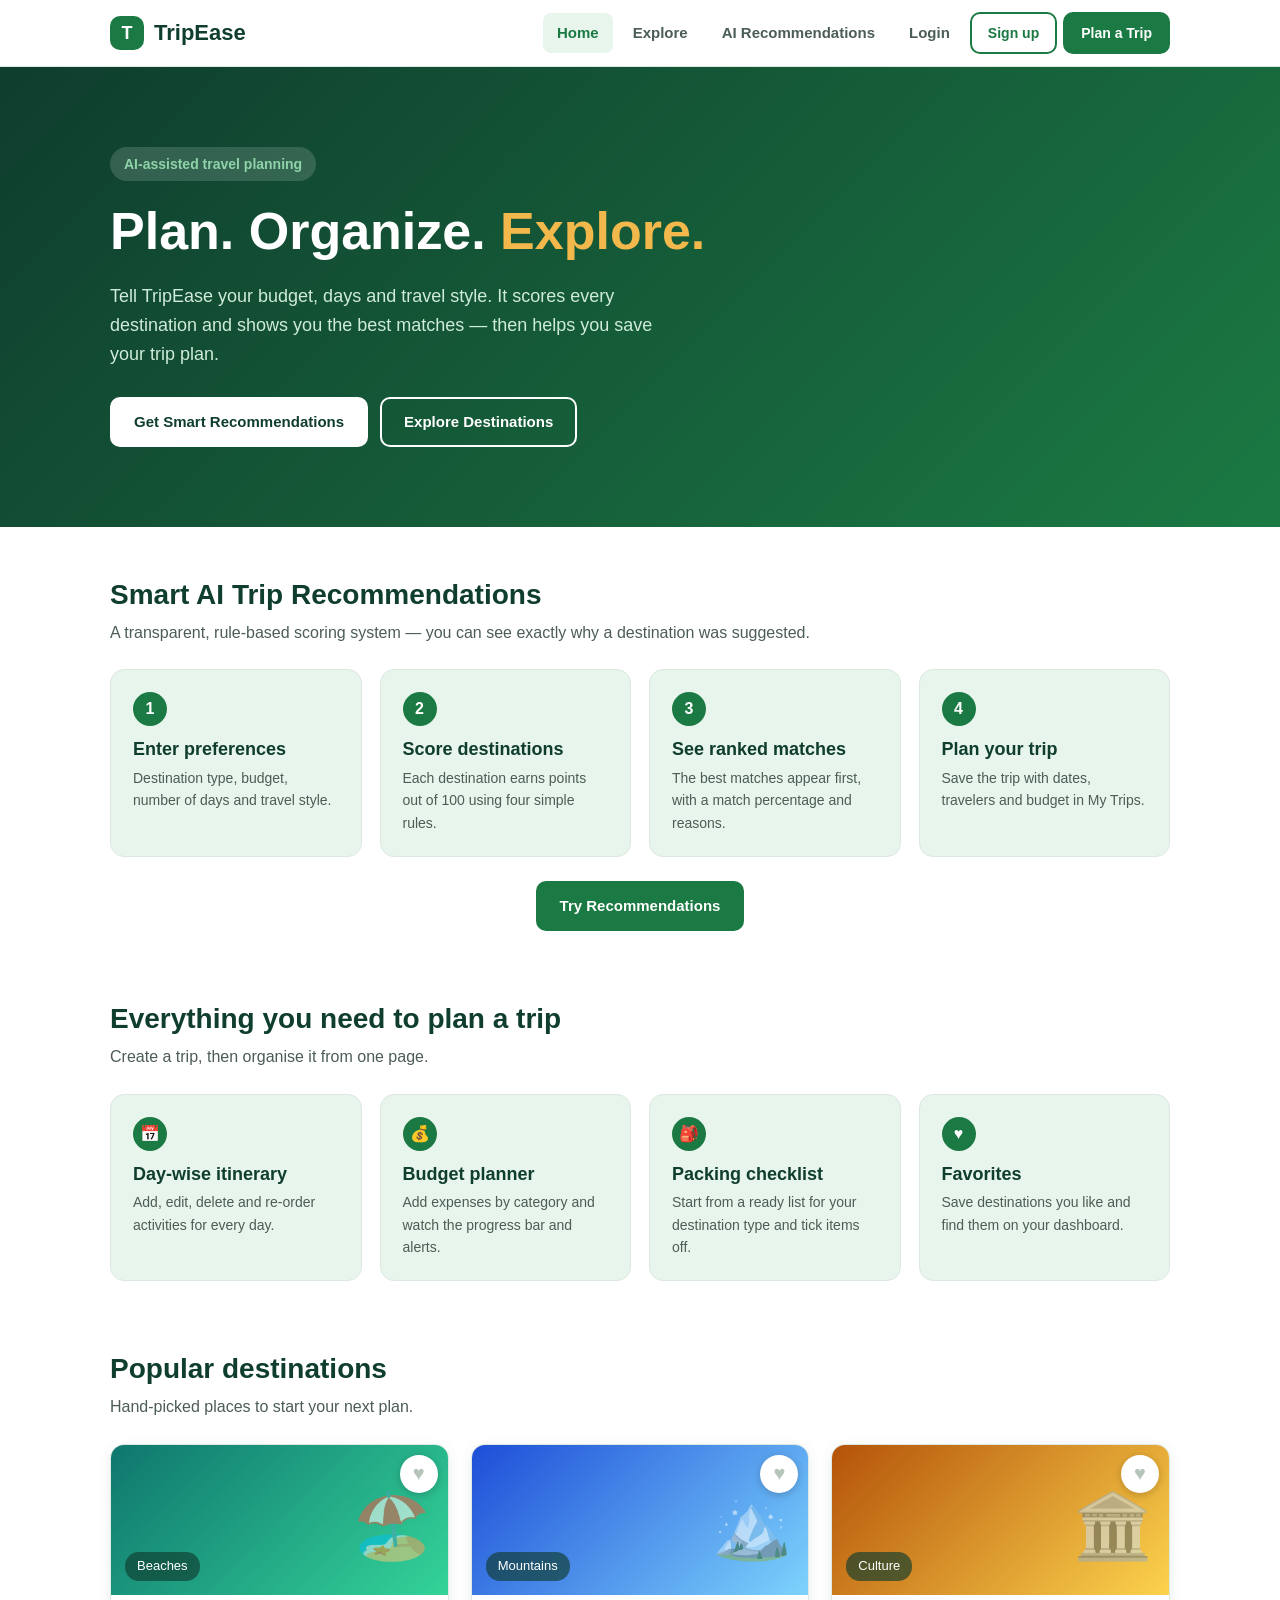
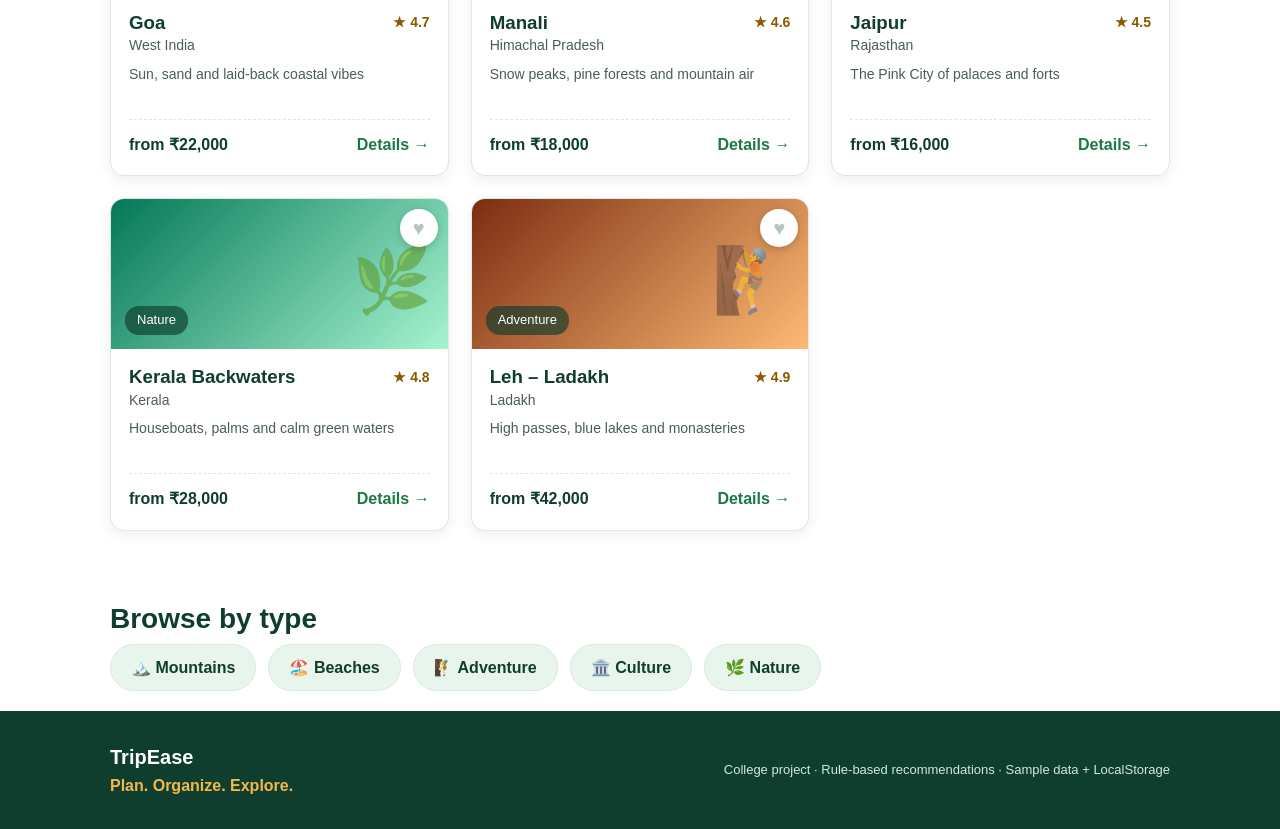
<file: TripEase_Final (1)/TripEase/index.html>
<!DOCTYPE html>
<html lang="en">
<head>
  <meta charset="UTF-8">
  <meta name="viewport" content="width=device-width, initial-scale=1.0">
  <title>TripEase - Plan. Organize. Explore.</title>
  <link rel="icon" href="images/favicon.svg" type="image/svg+xml">
  <link rel="stylesheet" href="css/style.css">
</head>
<body>

  <!-- ===== NAVIGATION BAR (filled by js/layout.js) ===== -->
  <header class="navbar" id="site-header"></header>

  <main>

    <!-- ===== HERO ===== -->
    <section class="hero">
      <div class="container hero-inner">
        <p class="hero-tag">AI-assisted travel planning</p>
        <h1>Plan. Organize. <span class="highlight">Explore.</span></h1>
        <p class="hero-text">Tell TripEase your budget, days and travel style. It scores every destination and shows you the best matches &mdash; then helps you save your trip plan.</p>
        <div class="hero-buttons">
          <a href="recommend.html" class="button button-light">Get Smart Recommendations</a>
          <a href="explore.html" class="button button-outline-light">Explore Destinations</a>
        </div>
      </div>
    </section>

    <!-- ===== SMART AI TRIP RECOMMENDATIONS (short explanation) ===== -->
    <section class="section container">
      <h2 class="section-title">Smart AI Trip Recommendations</h2>
      <p class="section-subtitle">A transparent, rule-based scoring system &mdash; you can see exactly why a destination was suggested.</p>
      <div class="steps-grid">
        <div class="step-box">
          <span class="step-number">1</span>
          <h3>Enter preferences</h3>
          <p>Destination type, budget, number of days and travel style.</p>
        </div>
        <div class="step-box">
          <span class="step-number">2</span>
          <h3>Score destinations</h3>
          <p>Each destination earns points out of 100 using four simple rules.</p>
        </div>
        <div class="step-box">
          <span class="step-number">3</span>
          <h3>See ranked matches</h3>
          <p>The best matches appear first, with a match percentage and reasons.</p>
        </div>
        <div class="step-box">
          <span class="step-number">4</span>
          <h3>Plan your trip</h3>
          <p>Save the trip with dates, travelers and budget in My Trips.</p>
        </div>
      </div>
      <p class="center-text"><a href="recommend.html" class="button">Try Recommendations</a></p>
    </section>

    <!-- ===== WHAT YOU CAN DO WITH TRIPEASE ===== -->
    <section class="section container">
      <h2 class="section-title">Everything you need to plan a trip</h2>
      <p class="section-subtitle">Create a trip, then organise it from one page.</p>
      <div class="steps-grid">
        <div class="step-box">
          <span class="step-number">📅</span>
          <h3>Day-wise itinerary</h3>
          <p>Add, edit, delete and re-order activities for every day.</p>
        </div>
        <div class="step-box">
          <span class="step-number">💰</span>
          <h3>Budget planner</h3>
          <p>Add expenses by category and watch the progress bar and alerts.</p>
        </div>
        <div class="step-box">
          <span class="step-number">🎒</span>
          <h3>Packing checklist</h3>
          <p>Start from a ready list for your destination type and tick items off.</p>
        </div>
        <div class="step-box">
          <span class="step-number">♥</span>
          <h3>Favorites</h3>
          <p>Save destinations you like and find them on your dashboard.</p>
        </div>
      </div>
    </section>

    <!-- ===== FEATURED DESTINATIONS (filled by js/home.js) ===== -->
    <section class="section container">
      <h2 class="section-title">Popular destinations</h2>
      <p class="section-subtitle">Hand-picked places to start your next plan.</p>
      <div id="featured-list" class="card-grid"></div>
    </section>

    <!-- ===== BROWSE BY TYPE ===== -->
    <section class="section container">
      <h2 class="section-title">Browse by type</h2>
      <div class="type-links">
        <a href="explore.html?type=Mountains" class="type-link">&#127956;&#65039; Mountains</a>
        <a href="explore.html?type=Beaches" class="type-link">&#127958;&#65039; Beaches</a>
        <a href="explore.html?type=Adventure" class="type-link">&#129495; Adventure</a>
        <a href="explore.html?type=Culture" class="type-link">&#127963;&#65039; Culture</a>
        <a href="explore.html?type=Nature" class="type-link">&#127807; Nature</a>
      </div>
    </section>

  </main>

  <!-- ===== FOOTER (filled by js/layout.js) ===== -->
  <footer class="footer" id="site-footer"></footer>

  <!-- ===== JAVASCRIPT (data first, then helpers, then this page's own script) ===== -->
  <script src="js/data.js"></script>
  <script src="js/common.js"></script>
  <script src="js/layout.js"></script>
  <script src="js/home.js"></script>
</body>
</html>
</file>
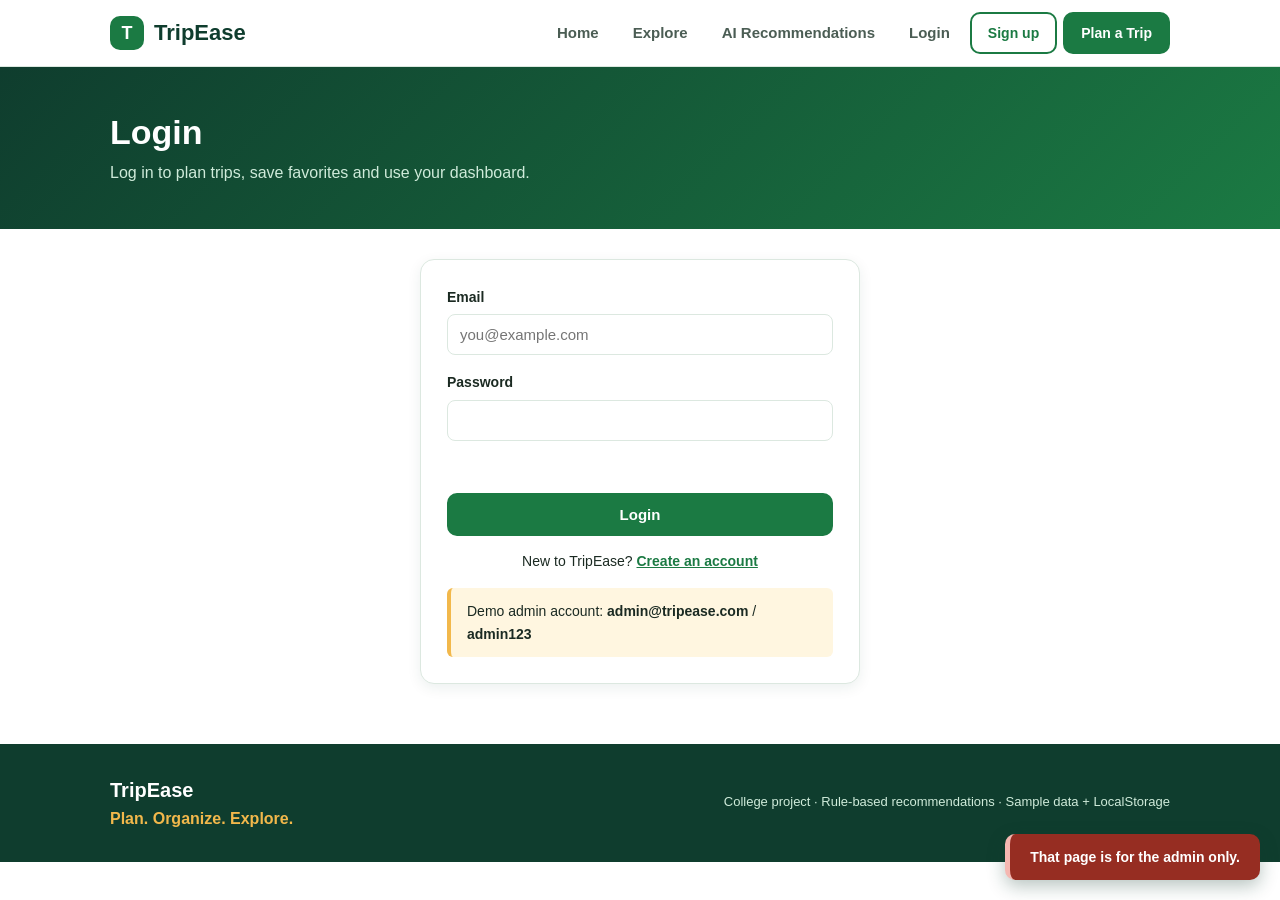
<file: TripEase_Final (1)/TripEase/admin.html>
<!DOCTYPE html>
<html lang="en">
<head>
  <meta charset="UTF-8">
  <meta name="viewport" content="width=device-width, initial-scale=1.0">
  <title>Admin Panel - TripEase</title>
  <link rel="icon" href="images/favicon.svg" type="image/svg+xml">
  <link rel="stylesheet" href="css/style.css">
</head>
<body>

  <!-- ===== NAVIGATION BAR (filled by js/layout.js) ===== -->
  <header class="navbar" id="site-header"></header>

  <main>
    <!-- ===== PAGE HEADING ===== -->
    <section class="page-header">
      <div class="container">
        <h1>Admin Panel</h1>
        <p>Manage destinations and activities and see simple platform statistics.</p>
      </div>
    </section>

    <section class="container section-small">

      <!-- ===== TABS ===== -->
      <div class="tab-bar">
        <button type="button" id="admin-tab-dashboard" class="tab-button active" onclick="showAdminTab('dashboard')">📊 Dashboard</button>
        <button type="button" id="admin-tab-destinations" class="tab-button" onclick="showAdminTab('destinations')">📍 Destinations</button>
        <button type="button" id="admin-tab-activities" class="tab-button" onclick="showAdminTab('activities')">🧭 Activities</button>
      </div>

      <!-- ===== TAB 1: DASHBOARD STATISTICS ===== -->
      <div id="admin-panel-dashboard">
        <div id="admin-stats" class="stats-grid"></div>
        <div class="panel">
          <h2 class="admin-section-title">Destinations by type</h2>
          <div id="admin-type-bars"></div>
        </div>
      </div>

      <!-- ===== TAB 2: MANAGE DESTINATIONS ===== -->
      <div id="admin-panel-destinations" hidden>
        <form id="destination-form" class="panel" novalidate>
          <h2 id="destination-form-title" class="admin-section-title">Add a destination</h2>
          <div class="form-grid-3">
            <div class="form-group"><label for="d-name">Name</label><input type="text" id="d-name"></div>
            <div class="form-group"><label for="d-region">Region</label><input type="text" id="d-region"></div>
            <div class="form-group">
              <label for="d-type">Type</label>
              <select id="d-type">
                <option value="Mountains">Mountains</option>
                <option value="Beaches">Beaches</option>
                <option value="Adventure">Adventure</option>
                <option value="Culture">Culture</option>
                <option value="Nature">Nature</option>
              </select>
            </div>
            <div class="form-group"><label for="d-cost">Cost per person (₹)</label><input type="number" id="d-cost" min="1"></div>
            <div class="form-group"><label for="d-min">Ideal days (from)</label><input type="number" id="d-min" min="1"></div>
            <div class="form-group"><label for="d-max">Ideal days (to)</label><input type="number" id="d-max" min="1"></div>
            <div class="form-group"><label for="d-rating">Rating (0 to 5)</label><input type="number" id="d-rating" min="0" max="5" step="0.1" value="4"></div>
            <div class="form-group"><label for="d-color1">Card colour 1</label><input type="color" id="d-color1" value="#1B7A43"></div>
            <div class="form-group"><label for="d-color2">Card colour 2</label><input type="color" id="d-color2" value="#8FD3A8"></div>
          </div>
          <div class="form-group">
            <label>Travel styles it suits</label>
            <div class="interest-list">
              <label class="interest-option"><input type="checkbox" name="d-style" value="relaxing"> relaxing</label>
              <label class="interest-option"><input type="checkbox" name="d-style" value="adventurous"> adventurous</label>
              <label class="interest-option"><input type="checkbox" name="d-style" value="sightseeing"> sightseeing</label>
            </div>
          </div>
          <div class="form-group"><label for="d-tagline">Tagline</label><input type="text" id="d-tagline"></div>
          <div class="form-group"><label for="d-description">Description</label><textarea id="d-description" rows="3"></textarea></div>
          <div class="form-grid">
            <div class="form-group"><label for="d-besttime">Best time to visit</label><input type="text" id="d-besttime"></div>
            <div class="form-group"><label for="d-highlights">Highlights (one per line)</label><textarea id="d-highlights" rows="3"></textarea></div>
          </div>
          <label class="interest-option"><input type="checkbox" id="d-featured"> Featured on the home page</label>
          <p id="destination-message" class="error-text"></p>
          <div class="button-row">
            <button type="submit" id="destination-save-button" class="button">Add destination</button>
            <button type="button" id="destination-cancel-button" class="button button-outline" onclick="cancelDestinationEdit()" hidden>Cancel edit</button>
          </div>
        </form>

        <div class="panel table-panel">
          <div class="form-group">
            <label for="admin-search">Search destinations</label>
            <input type="text" id="admin-search" placeholder="Name or region">
          </div>
          <div class="admin-table-wrap"><table class="admin-table" id="destination-table"></table></div>
          <div class="button-row">
            <button type="button" class="button button-outline button-small" onclick="resetToSampleData()">Reset to sample data</button>
          </div>
        </div>
      </div>

      <!-- ===== TAB 3: MANAGE ACTIVITIES ===== -->
      <div id="admin-panel-activities" hidden>
        <div class="panel">
          <div class="form-group">
            <label for="activity-destination-select">Destination</label>
            <select id="activity-destination-select" onchange="cancelAdminActivityEdit(); showAdminActivities()"></select>
          </div>
          <div class="admin-table-wrap"><table class="admin-table" id="admin-activity-table"></table></div>
        </div>

        <form id="admin-activity-form" class="panel" novalidate>
          <h2 id="admin-activity-form-title" class="admin-section-title">Add an activity</h2>
          <div class="form-grid-3">
            <div class="form-group"><label for="a-name">Activity name</label><input type="text" id="a-name"></div>
            <div class="form-group"><label for="a-category">Category</label><select id="a-category"></select></div>
            <div class="form-group"><label for="a-cost">Estimated cost (₹, 0 = free)</label><input type="number" id="a-cost" min="0" value="0"></div>
          </div>
          <p id="admin-activity-message" class="error-text"></p>
          <div class="button-row">
            <button type="submit" id="admin-activity-save-button" class="button">Add activity</button>
            <button type="button" id="admin-activity-cancel-button" class="button button-outline" onclick="cancelAdminActivityEdit()" hidden>Cancel edit</button>
          </div>
        </form>
      </div>
    </section>
  </main>

  <!-- ===== FOOTER (filled by js/layout.js) ===== -->
  <footer class="footer" id="site-footer"></footer>

  <!-- ===== JAVASCRIPT (data first, then helpers, then this page's own script) ===== -->
  <script src="js/data.js"></script>
  <script src="js/common.js"></script>
  <script src="js/layout.js"></script>
  <script src="js/admin.js"></script>
</body>
</html>
</file>
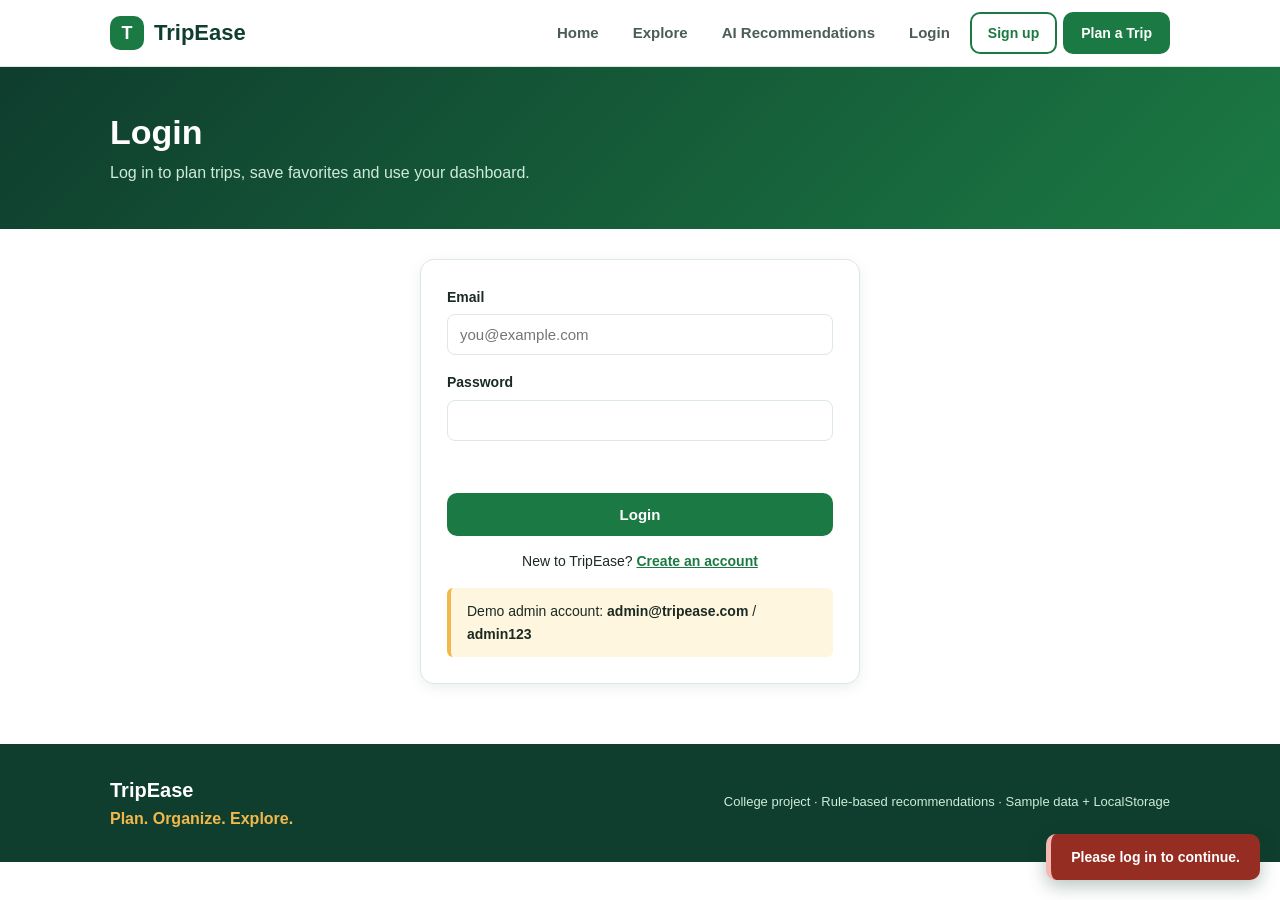
<file: TripEase_Final (1)/TripEase/create-trip.html>
<!DOCTYPE html>
<html lang="en">
<head>
  <meta charset="UTF-8">
  <meta name="viewport" content="width=device-width, initial-scale=1.0">
  <title>Plan a Trip - TripEase</title>
  <link rel="icon" href="images/favicon.svg" type="image/svg+xml">
  <link rel="stylesheet" href="css/style.css">
</head>
<body>

  <!-- ===== NAVIGATION BAR (filled by js/layout.js) ===== -->
  <header class="navbar" id="site-header"></header>

  <main>

    <!-- ===== PAGE HEADING ===== -->
    <section class="page-header">
      <div class="container">
        <h1 id="page-title">Plan a New Trip</h1>
        <p id="page-subtitle">Fill in the details and TripEase will save your trip in this browser.</p>
      </div>
    </section>

    <section class="container section-small">

      <!-- ===== TRIP FORM ===== -->
      <form id="trip-form" class="panel narrow-panel" novalidate>

        <div class="form-group">
          <label for="trip-destination">Destination</label>
          <select id="trip-destination"></select>
        </div>

        <div class="form-grid">
          <div class="form-group">
            <label for="start-date">Start date</label>
            <input type="date" id="start-date">
          </div>
          <div class="form-group">
            <label for="end-date">End date</label>
            <input type="date" id="end-date">
          </div>
        </div>

        <div class="form-grid">
          <div class="form-group">
            <label for="travelers">Number of travelers</label>
            <input type="number" id="travelers" min="1" max="50" value="2">
          </div>
          <div class="form-group">
            <label for="trip-budget">Total budget (₹)</label>
            <input type="number" id="trip-budget" min="1" placeholder="e.g. 40000">
          </div>
        </div>

        <div class="form-group">
          <label>Interests (optional)</label>
          <div id="interest-list" class="interest-list"></div>
        </div>

        <p id="trip-message" class="error-text"></p>
        <button type="submit" id="save-button" class="button">Save Trip</button>
      </form>
    </section>

  </main>

  <!-- ===== FOOTER (filled by js/layout.js) ===== -->
  <footer class="footer" id="site-footer"></footer>

  <!-- ===== JAVASCRIPT (data first, then helpers, then this page's own script) ===== -->
  <script src="js/data.js"></script>
  <script src="js/common.js"></script>
  <script src="js/layout.js"></script>
  <script src="js/create-trip.js"></script>
</body>
</html>
</file>
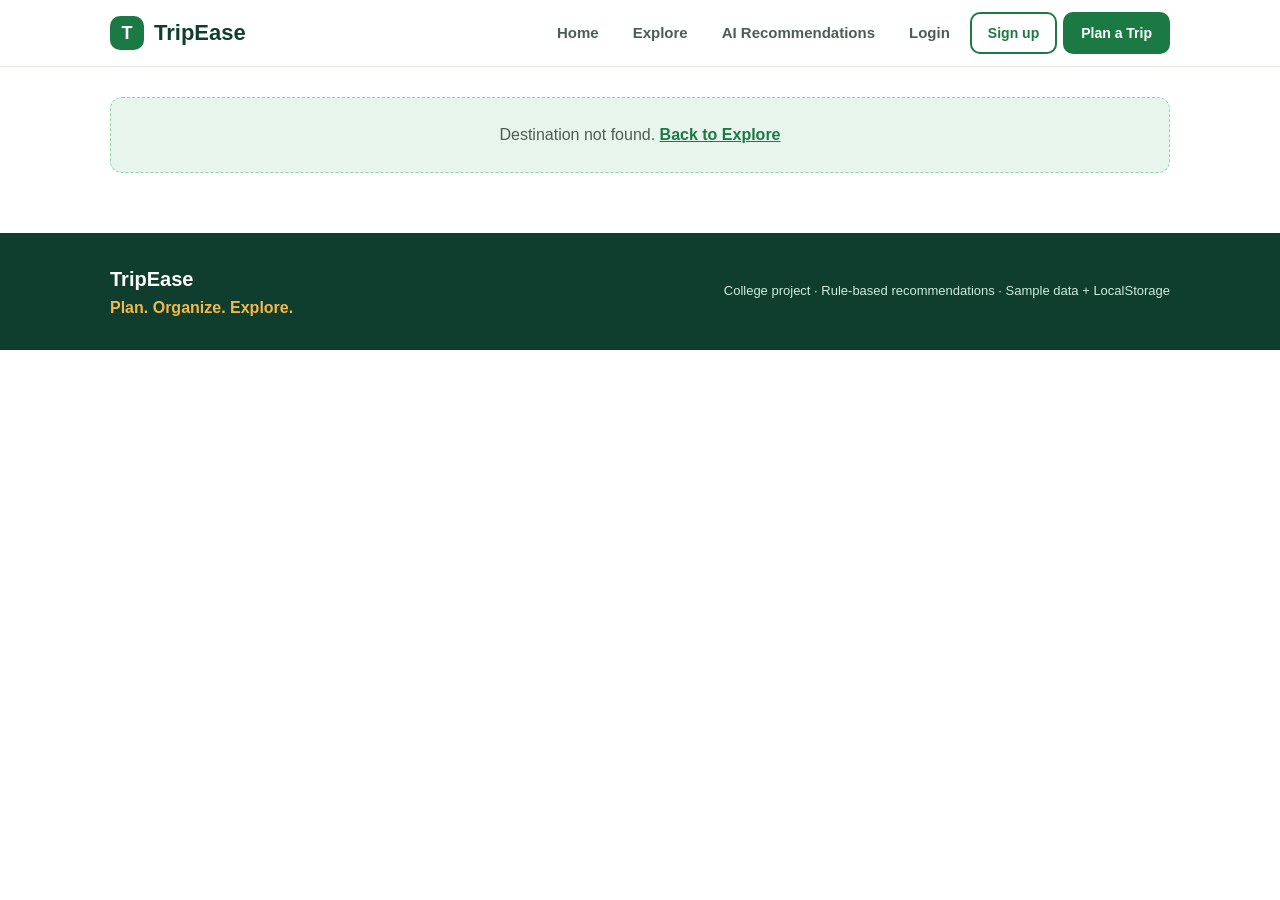
<file: TripEase_Final (1)/TripEase/destination.html>
<!DOCTYPE html>
<html lang="en">
<head>
  <meta charset="UTF-8">
  <meta name="viewport" content="width=device-width, initial-scale=1.0">
  <title>Destination - TripEase</title>
  <link rel="icon" href="images/favicon.svg" type="image/svg+xml">
  <link rel="stylesheet" href="css/style.css">
</head>
<body>

  <!-- ===== NAVIGATION BAR (filled by js/layout.js) ===== -->
  <header class="navbar" id="site-header"></header>

  <main>

    <!-- Shown only if the destination id in the address does not exist -->
    <section id="not-found-message" class="container section-small" hidden>
      <p class="message-box">Destination not found. <a href="explore.html">Back to Explore</a></p>
    </section>

    <div id="destination-content">

      <!-- ===== DESTINATION HEADER ===== -->
      <section id="dest-hero" class="detail-hero">
        <div class="container">
          <a href="explore.html" class="back-link">&larr; Back to Explore</a>
          <span id="dest-type" class="badge"></span>
          <h1 id="dest-name"></h1>
          <p id="dest-region" class="detail-region"></p>
          <p id="dest-tagline" class="detail-tagline"></p>
        </div>
      </section>

      <section class="container detail-layout">

        <!-- ===== MAIN INFORMATION ===== -->
        <div class="detail-main">
          <h2>About this destination</h2>
          <p id="dest-description"></p>

          <h3>Gallery</h3>
          <div id="dest-gallery" class="gallery"></div>

          <h3>Highlights</h3>
          <ul id="dest-highlights" class="highlight-list"></ul>

          <h3>Suggested activities</h3>
          <div id="dest-activities"></div>
        </div>

        <!-- ===== QUICK FACTS ===== -->
        <aside class="side-box">
          <h3>Quick facts</h3>
          <p class="fact-label">Best time to visit</p>
          <p id="dest-best-time" class="fact-value"></p>
          <p class="fact-label">Ideal trip length</p>
          <p id="dest-duration" class="fact-value"></p>
          <p class="fact-label">Estimated cost (sample data)</p>
          <p id="dest-cost" class="fact-value"></p>
          <p class="fact-label">Suits travel styles</p>
          <p id="dest-styles" class="fact-value"></p>
          <a id="plan-trip-link" href="create-trip.html" class="button button-full">Plan a trip here</a>
          <button type="button" id="favorite-button" class="button button-outline button-full fav-wide" data-wide>♡ Save to favorites</button>
        </aside>
      </section>
    </div>

  </main>

  <!-- ===== FOOTER (filled by js/layout.js) ===== -->
  <footer class="footer" id="site-footer"></footer>

  <!-- ===== JAVASCRIPT (data first, then helpers, then this page's own script) ===== -->
  <script src="js/data.js"></script>
  <script src="js/common.js"></script>
  <script src="js/layout.js"></script>
  <script src="js/destination.js"></script>
</body>
</html>
</file>
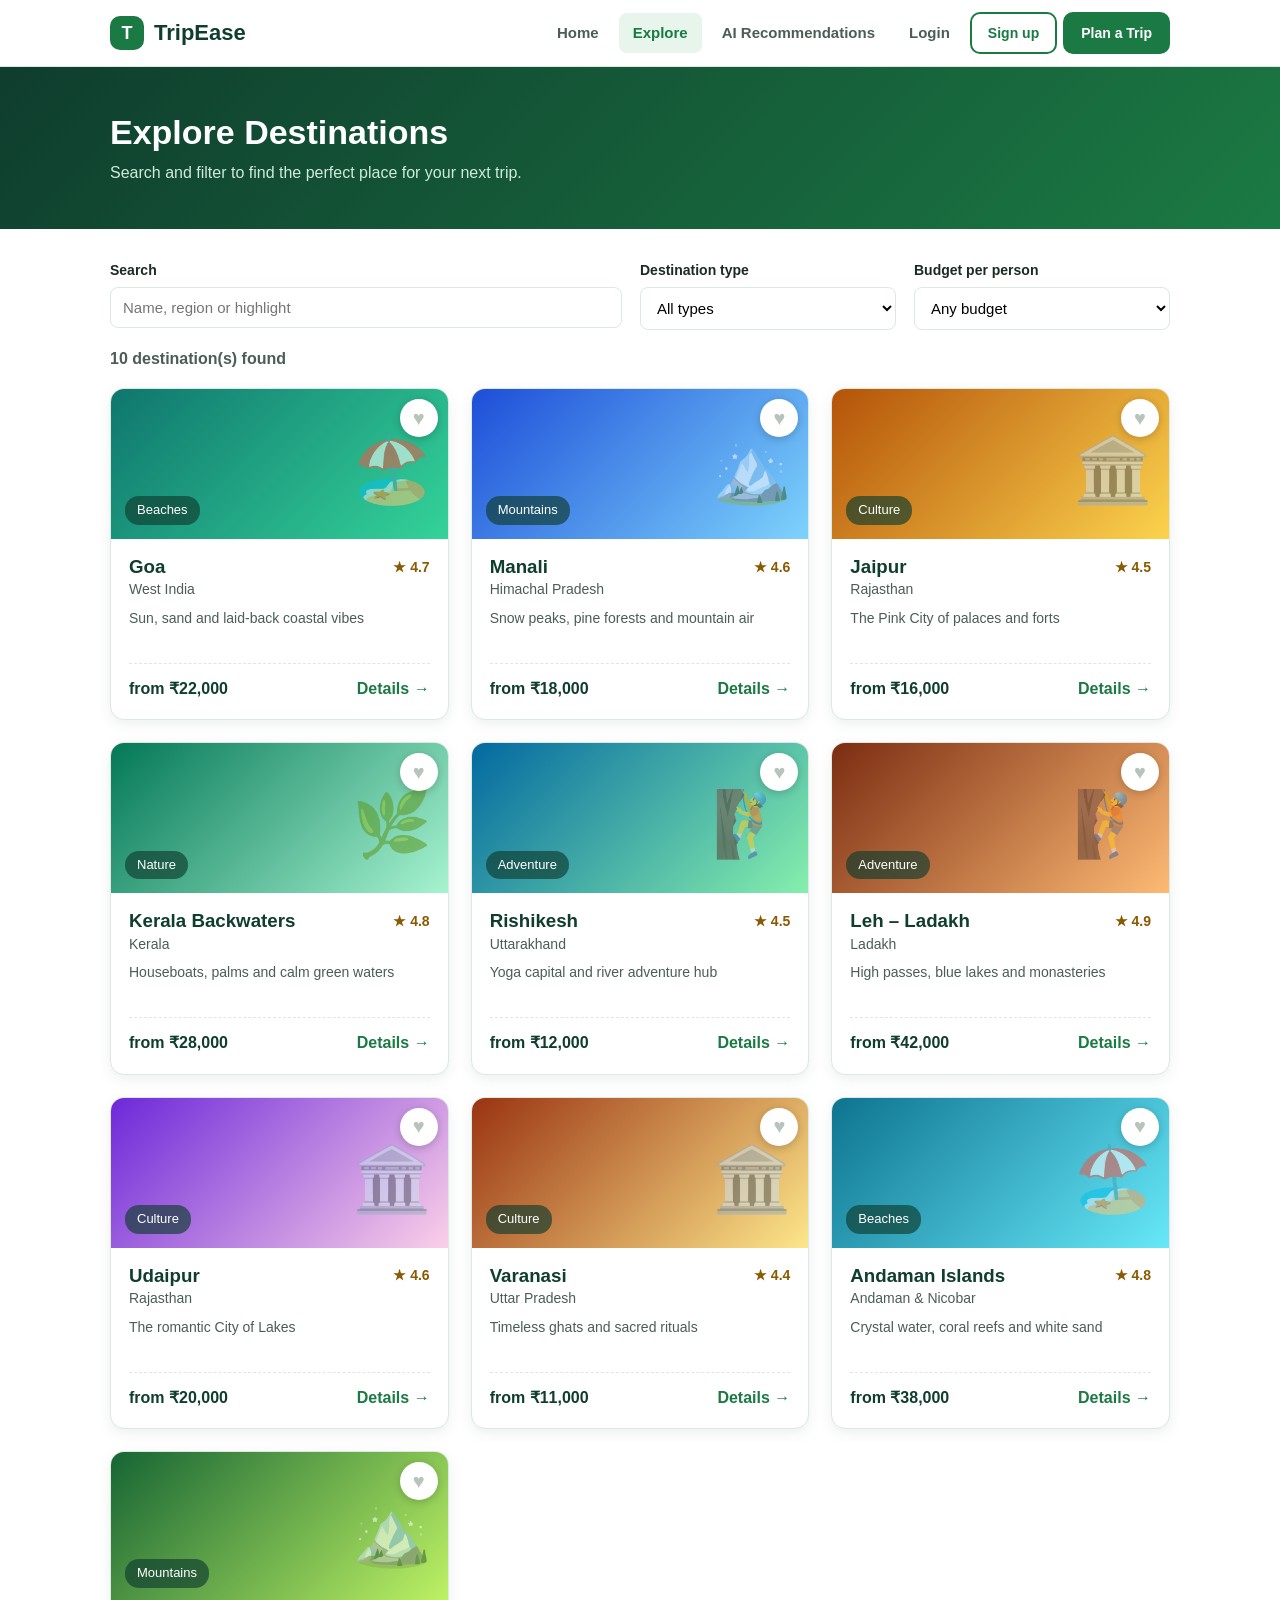
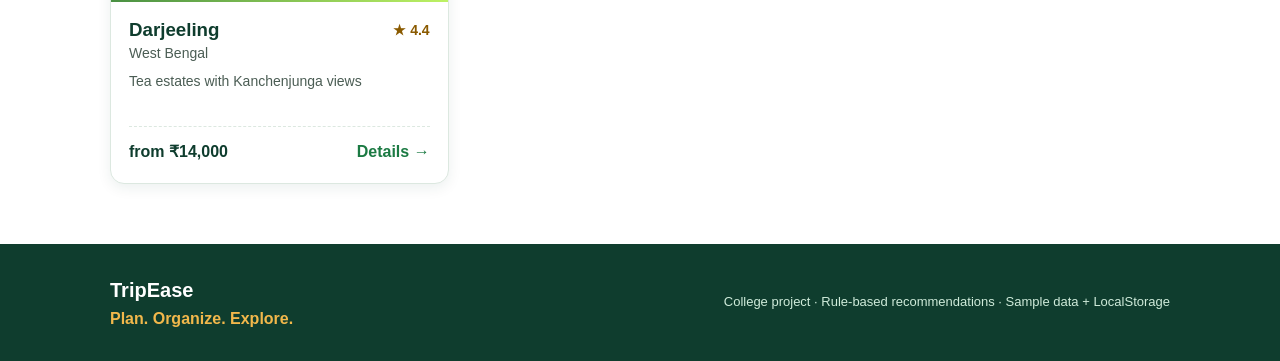
<file: TripEase_Final (1)/TripEase/explore.html>
<!DOCTYPE html>
<html lang="en">
<head>
  <meta charset="UTF-8">
  <meta name="viewport" content="width=device-width, initial-scale=1.0">
  <title>Explore Destinations - TripEase</title>
  <link rel="icon" href="images/favicon.svg" type="image/svg+xml">
  <link rel="stylesheet" href="css/style.css">
</head>
<body>

  <!-- ===== NAVIGATION BAR (filled by js/layout.js) ===== -->
  <header class="navbar" id="site-header"></header>

  <main>

    <!-- ===== PAGE HEADING ===== -->
    <section class="page-header">
      <div class="container">
        <h1>Explore Destinations</h1>
        <p>Search and filter to find the perfect place for your next trip.</p>
      </div>
    </section>

    <section class="container section-small">

      <!-- ===== SEARCH AND FILTERS ===== -->
      <div class="filter-bar">
        <div class="form-group">
          <label for="search-input">Search</label>
          <input type="text" id="search-input" placeholder="Name, region or highlight">
        </div>
        <div class="form-group">
          <label for="type-select">Destination type</label>
          <select id="type-select">
            <option value="All">All types</option>
            <option value="Mountains">Mountains</option>
            <option value="Beaches">Beaches</option>
            <option value="Adventure">Adventure</option>
            <option value="Culture">Culture</option>
            <option value="Nature">Nature</option>
          </select>
        </div>
        <div class="form-group">
          <label for="budget-select">Budget per person</label>
          <select id="budget-select">
            <option value="any">Any budget</option>
            <option value="low">Under ₹15,000</option>
            <option value="mid">₹15,000 – ₹30,000</option>
            <option value="high">Above ₹30,000</option>
          </select>
        </div>
      </div>

      <!-- ===== RESULTS (filled by js/explore.js) ===== -->
      <p id="result-count" class="result-count"></p>
      <div id="destination-list" class="card-grid"></div>
    </section>

  </main>

  <!-- ===== FOOTER (filled by js/layout.js) ===== -->
  <footer class="footer" id="site-footer"></footer>

  <!-- ===== JAVASCRIPT (data first, then helpers, then this page's own script) ===== -->
  <script src="js/data.js"></script>
  <script src="js/common.js"></script>
  <script src="js/layout.js"></script>
  <script src="js/explore.js"></script>
</body>
</html>
</file>
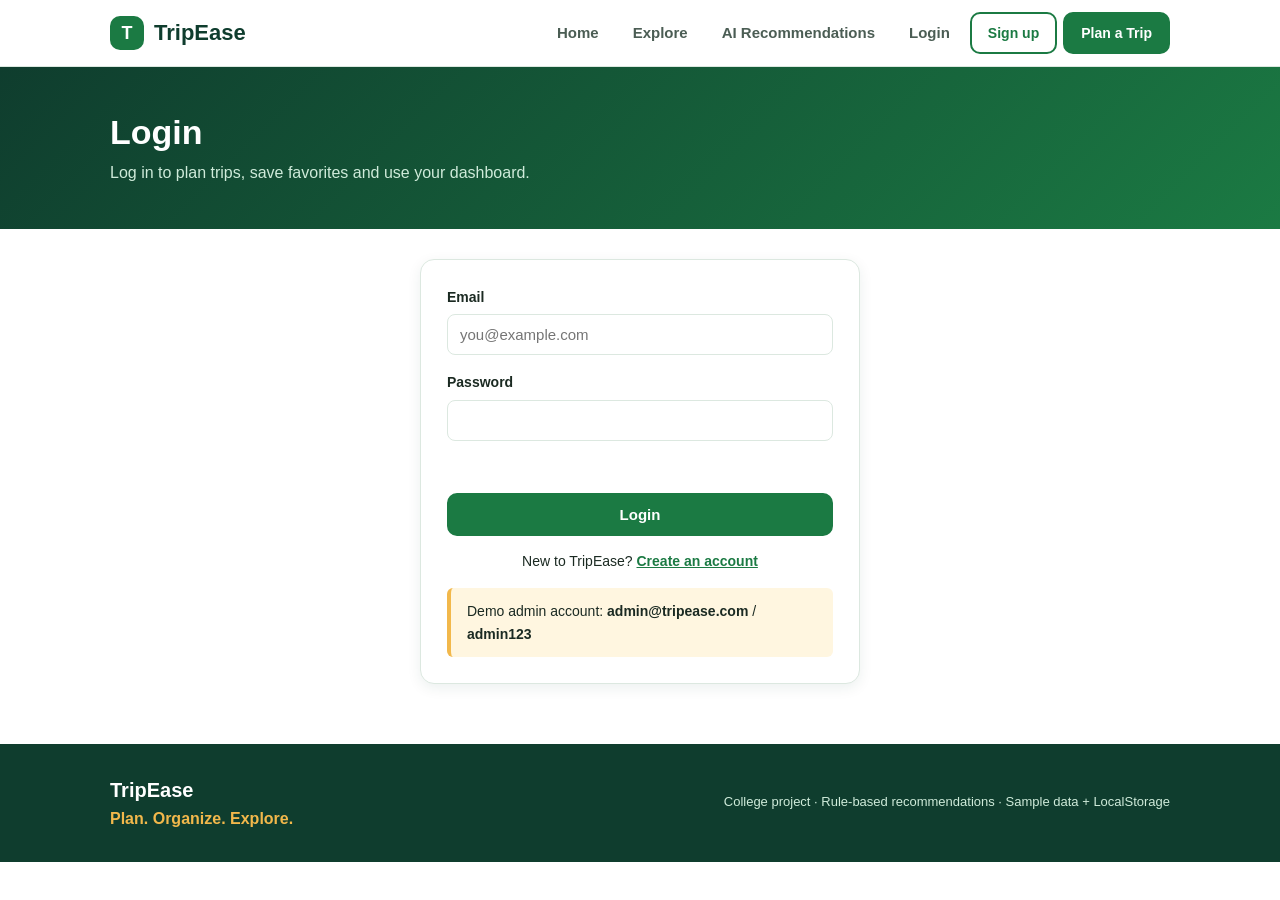
<file: TripEase_Final (1)/TripEase/login.html>
<!DOCTYPE html>
<html lang="en">
<head>
  <meta charset="UTF-8">
  <meta name="viewport" content="width=device-width, initial-scale=1.0">
  <title>Login - TripEase</title>
  <link rel="icon" href="images/favicon.svg" type="image/svg+xml">
  <link rel="stylesheet" href="css/style.css">
</head>
<body>

  <!-- ===== NAVIGATION BAR (filled by js/layout.js) ===== -->
  <header class="navbar" id="site-header"></header>

  <main>
    <!-- ===== PAGE HEADING ===== -->
    <section class="page-header">
      <div class="container">
        <h1>Login</h1>
        <p>Log in to plan trips, save favorites and use your dashboard.</p>
      </div>
    </section>

    <section class="container section-small">

      <!-- ===== LOGIN FORM ===== -->
      <form id="login-form" class="panel auth-panel" novalidate>
        <div class="form-group">
          <label for="login-email">Email</label>
          <input type="email" id="login-email" placeholder="you@example.com">
        </div>
        <div class="form-group">
          <label for="login-password">Password</label>
          <input type="password" id="login-password">
        </div>
        <p id="login-message" class="error-text"></p>
        <button type="submit" class="button button-full">Login</button>
        <p class="auth-switch">New to TripEase? <a href="register.html">Create an account</a></p>
        <p class="note-text">Demo admin account: <strong>admin@tripease.com</strong> / <strong>admin123</strong></p>
      </form>
    </section>
  </main>

  <!-- ===== FOOTER (filled by js/layout.js) ===== -->
  <footer class="footer" id="site-footer"></footer>

  <!-- ===== JAVASCRIPT (data first, then helpers, then this page's own script) ===== -->
  <script src="js/data.js"></script>
  <script src="js/common.js"></script>
  <script src="js/layout.js"></script>
  <script src="js/login.js"></script>
</body>
</html>
</file>
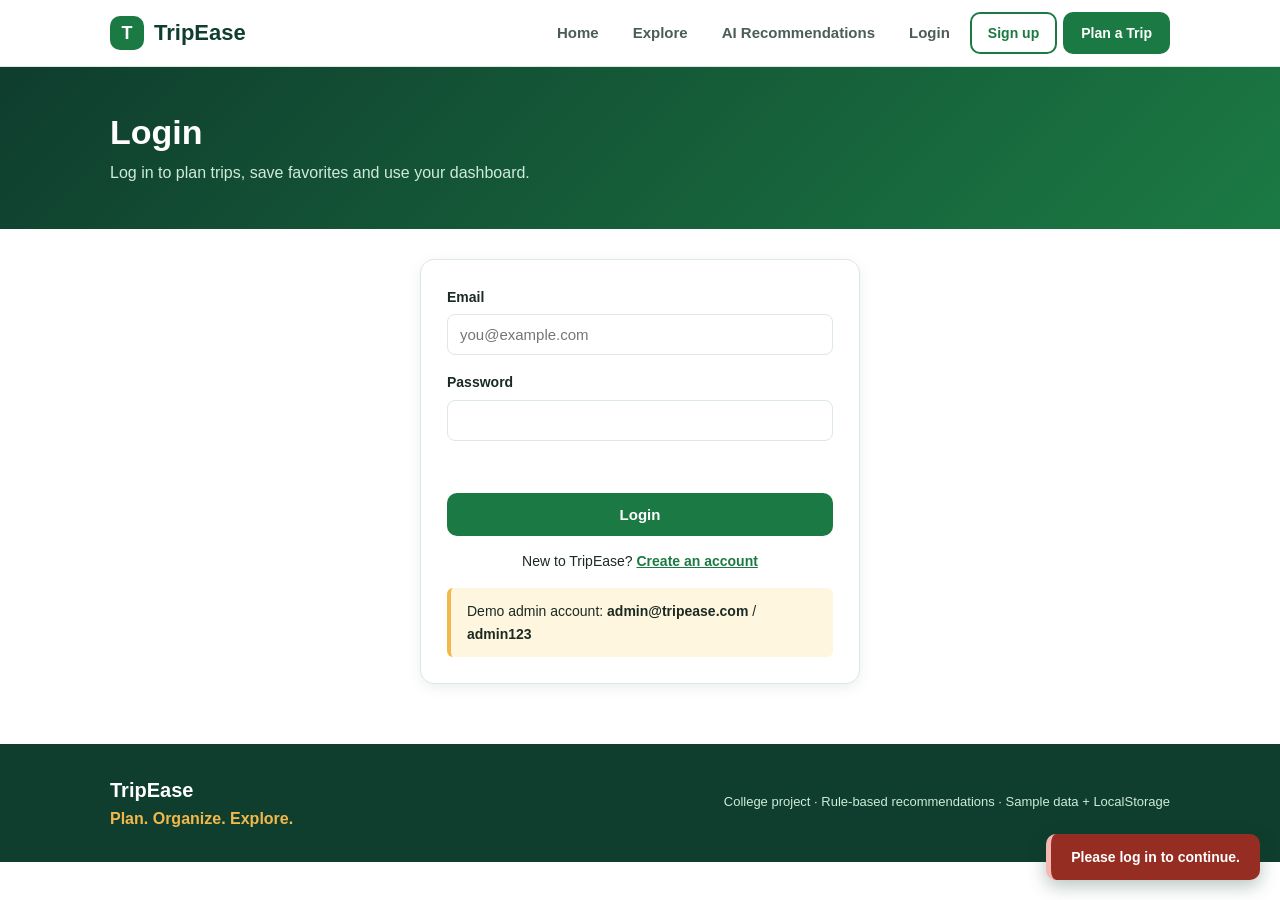
<file: TripEase_Final (1)/TripEase/my-trips.html>
<!DOCTYPE html>
<html lang="en">
<head>
  <meta charset="UTF-8">
  <meta name="viewport" content="width=device-width, initial-scale=1.0">
  <title>My Trips - TripEase</title>
  <link rel="icon" href="images/favicon.svg" type="image/svg+xml">
  <link rel="stylesheet" href="css/style.css">
</head>
<body>

  <!-- ===== NAVIGATION BAR (filled by js/layout.js) ===== -->
  <header class="navbar" id="site-header"></header>

  <main>

    <!-- ===== PAGE HEADING ===== -->
    <section class="page-header">
      <div class="container">
        <h1>My Trips</h1>
        <p id="trip-count">Everything you have planned, in one place.</p>
      </div>
    </section>

    <!-- ===== TRIP STATISTICS, TABS AND TRIP CARDS (filled by js/my-trips.js) ===== -->
    <section class="container section-small">
      <div id="trip-stats" class="stats-grid"></div>
      <div id="trip-tabs" class="tab-bar"></div>
      <div id="trip-list" class="card-grid"></div>
    </section>

    <!-- ===== FAVORITE DESTINATIONS ===== -->
    <section id="favorites" class="container section-small">
      <h2 class="section-title">Saved destinations</h2>
      <p class="section-subtitle">Destinations you marked with the heart button.</p>
      <div id="favorite-list" class="card-grid"></div>
    </section>
  </main>

  <!-- ===== FOOTER (filled by js/layout.js) ===== -->
  <footer class="footer" id="site-footer"></footer>

  <!-- ===== JAVASCRIPT (data first, then helpers, then this page's own script) ===== -->
  <script src="js/data.js"></script>
  <script src="js/common.js"></script>
  <script src="js/layout.js"></script>
  <script src="js/my-trips.js"></script>
</body>
</html>
</file>
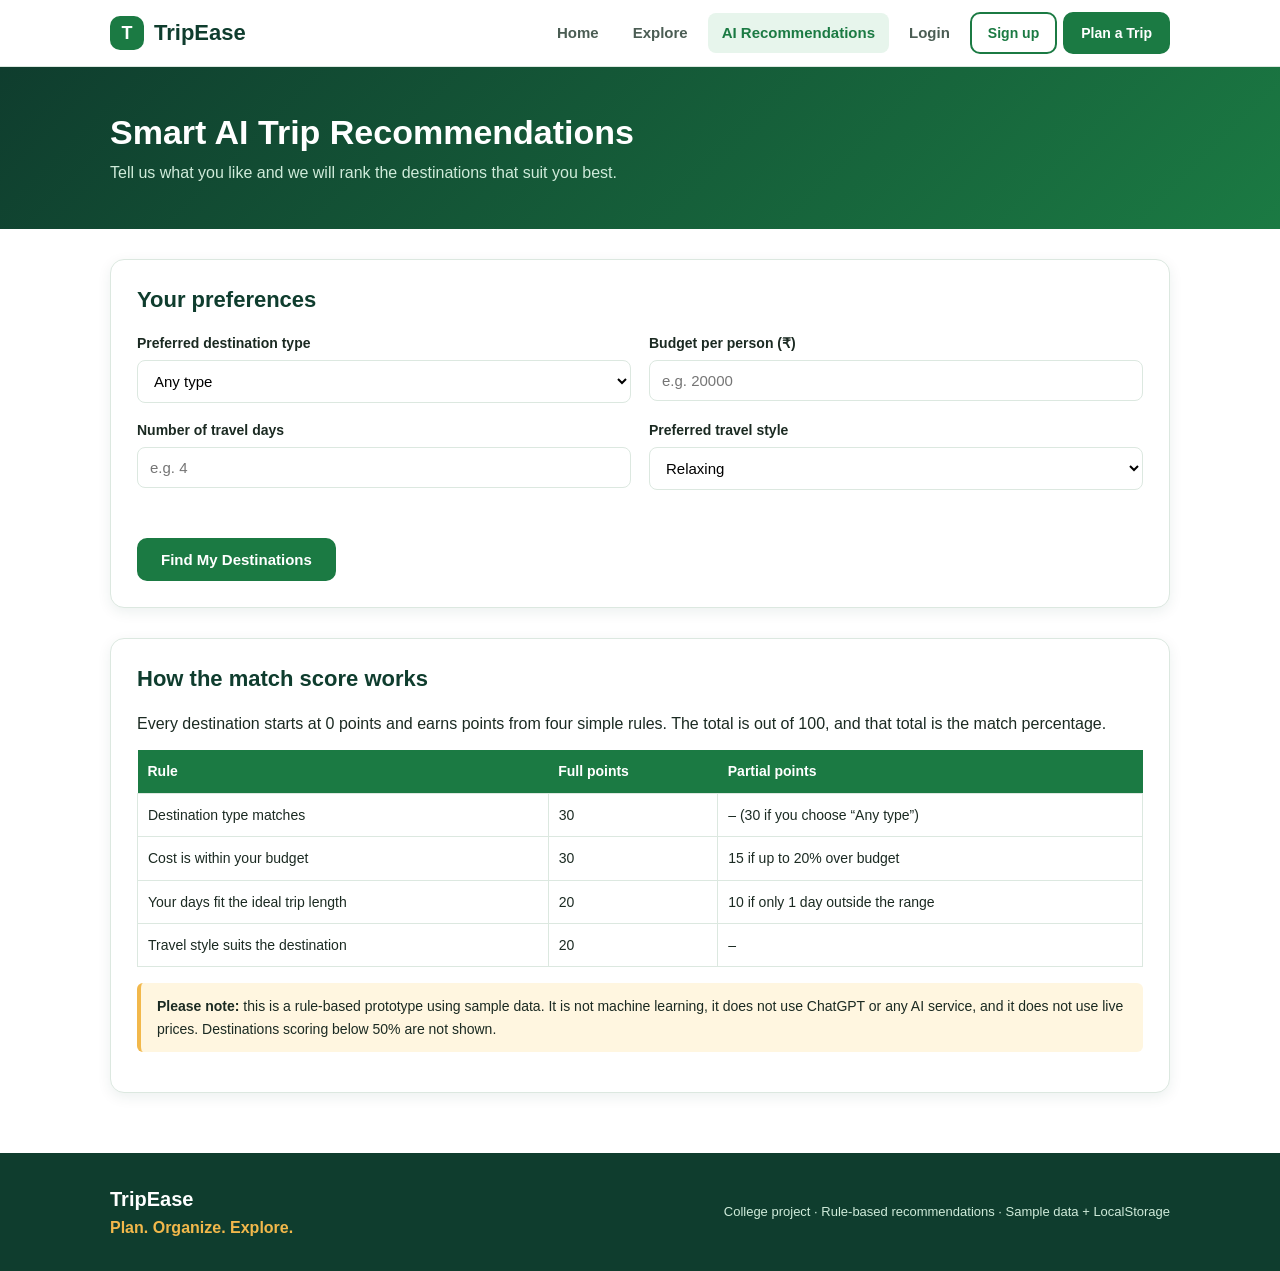
<file: TripEase_Final (1)/TripEase/recommend.html>
<!DOCTYPE html>
<html lang="en">
<head>
  <meta charset="UTF-8">
  <meta name="viewport" content="width=device-width, initial-scale=1.0">
  <title>Smart AI Trip Recommendations - TripEase</title>
  <link rel="icon" href="images/favicon.svg" type="image/svg+xml">
  <link rel="stylesheet" href="css/style.css">
</head>
<body>

  <!-- ===== NAVIGATION BAR (filled by js/layout.js) ===== -->
  <header class="navbar" id="site-header"></header>

  <main>

    <!-- ===== PAGE HEADING ===== -->
    <section class="page-header">
      <div class="container">
        <h1>Smart AI Trip Recommendations</h1>
        <p>Tell us what you like and we will rank the destinations that suit you best.</p>
      </div>
    </section>

    <section class="container section-small">

      <!-- ===== PREFERENCES FORM ===== -->
      <form id="recommend-form" class="panel" novalidate>
        <h2>Your preferences</h2>
        <div class="form-grid">

          <div class="form-group">
            <label for="destination-type">Preferred destination type</label>
            <select id="destination-type">
              <option value="Any">Any type</option>
              <option value="Mountains">Mountains</option>
              <option value="Beaches">Beaches</option>
              <option value="Adventure">Adventure</option>
              <option value="Culture">Culture</option>
              <option value="Nature">Nature</option>
            </select>
          </div>

          <div class="form-group">
            <label for="budget">Budget per person (₹)</label>
            <input type="number" id="budget" min="1" placeholder="e.g. 20000">
          </div>

          <div class="form-group">
            <label for="days">Number of travel days</label>
            <input type="number" id="days" min="1" max="30" placeholder="e.g. 4">
          </div>

          <div class="form-group">
            <label for="travel-style">Preferred travel style</label>
            <select id="travel-style">
              <option value="relaxing">Relaxing</option>
              <option value="adventurous">Adventurous</option>
              <option value="sightseeing">Sightseeing</option>
            </select>
          </div>

        </div>
        <p id="form-message" class="error-text"></p>
        <button type="submit" class="button">Find My Destinations</button>
      </form>

      <!-- ===== RESULTS (filled by js/recommend.js) ===== -->
      <div id="results" class="results"></div>

      <!-- ===== HOW THE SCORE WORKS ===== -->
      <div class="panel explainer">
        <h2>How the match score works</h2>
        <p>Every destination starts at 0 points and earns points from four simple rules. The total is out of 100, and that total is the match percentage.</p>
        <table class="rules-table">
          <tr><th>Rule</th><th>Full points</th><th>Partial points</th></tr>
          <tr><td>Destination type matches</td><td>30</td><td>&ndash; (30 if you choose &ldquo;Any type&rdquo;)</td></tr>
          <tr><td>Cost is within your budget</td><td>30</td><td>15 if up to 20% over budget</td></tr>
          <tr><td>Your days fit the ideal trip length</td><td>20</td><td>10 if only 1 day outside the range</td></tr>
          <tr><td>Travel style suits the destination</td><td>20</td><td>&ndash;</td></tr>
        </table>
        <p class="note-text"><strong>Please note:</strong> this is a rule-based prototype using sample data. It is not machine learning, it does not use ChatGPT or any AI service, and it does not use live prices. Destinations scoring below 50% are not shown.</p>
      </div>
    </section>

  </main>

  <!-- ===== FOOTER (filled by js/layout.js) ===== -->
  <footer class="footer" id="site-footer"></footer>

  <!-- ===== JAVASCRIPT (data first, then helpers, then this page's own script) ===== -->
  <script src="js/data.js"></script>
  <script src="js/common.js"></script>
  <script src="js/layout.js"></script>
  <script src="js/recommend.js"></script>
</body>
</html>
</file>
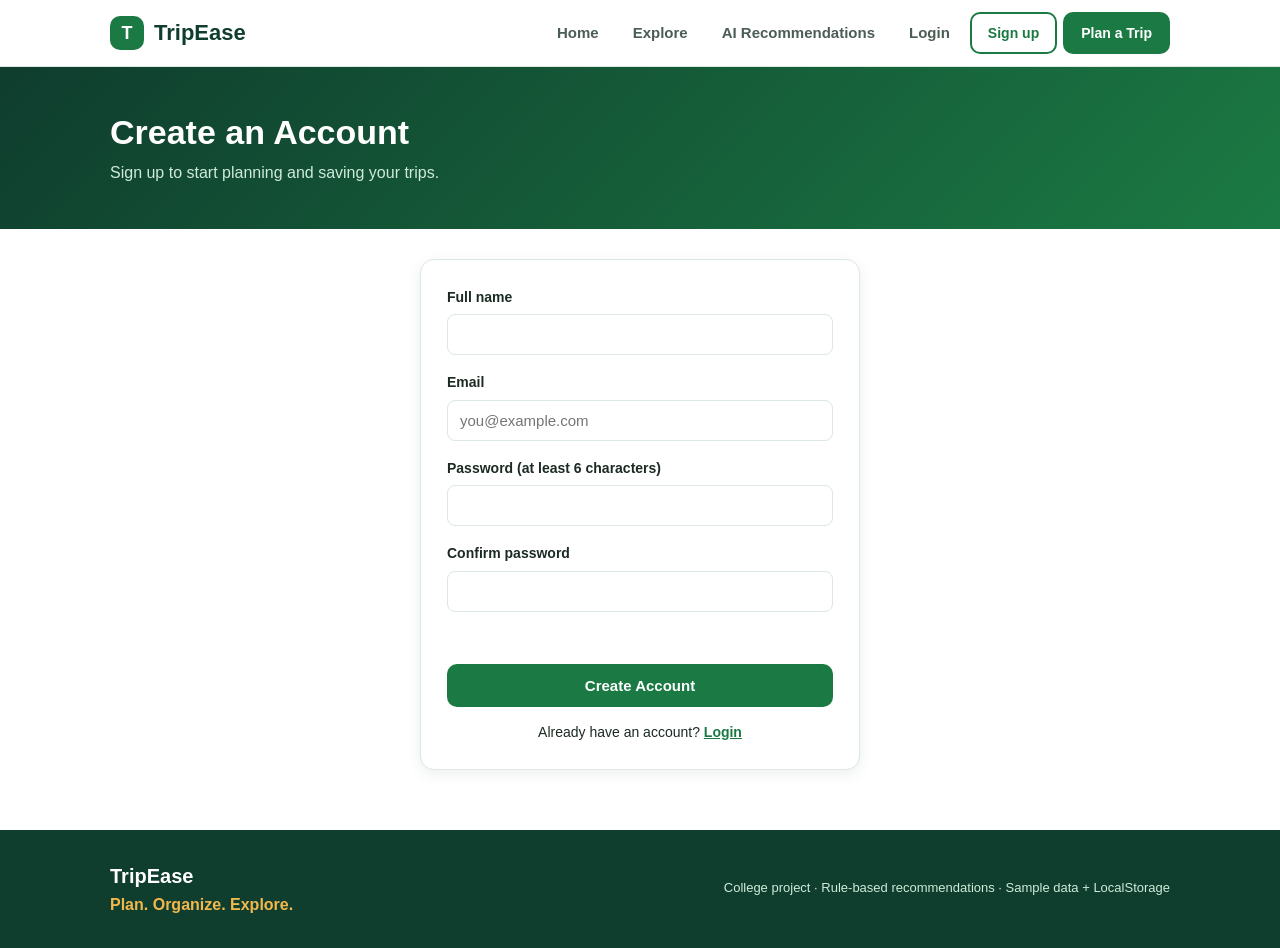
<file: TripEase_Final (1)/TripEase/register.html>
<!DOCTYPE html>
<html lang="en">
<head>
  <meta charset="UTF-8">
  <meta name="viewport" content="width=device-width, initial-scale=1.0">
  <title>Register - TripEase</title>
  <link rel="icon" href="images/favicon.svg" type="image/svg+xml">
  <link rel="stylesheet" href="css/style.css">
</head>
<body>

  <!-- ===== NAVIGATION BAR (filled by js/layout.js) ===== -->
  <header class="navbar" id="site-header"></header>

  <main>
    <!-- ===== PAGE HEADING ===== -->
    <section class="page-header">
      <div class="container">
        <h1>Create an Account</h1>
        <p>Sign up to start planning and saving your trips.</p>
      </div>
    </section>

    <section class="container section-small">

      <!-- ===== REGISTER FORM ===== -->
      <form id="register-form" class="panel auth-panel" novalidate>
        <div class="form-group">
          <label for="register-name">Full name</label>
          <input type="text" id="register-name">
        </div>
        <div class="form-group">
          <label for="register-email">Email</label>
          <input type="email" id="register-email" placeholder="you@example.com">
        </div>
        <div class="form-group">
          <label for="register-password">Password (at least 6 characters)</label>
          <input type="password" id="register-password">
        </div>
        <div class="form-group">
          <label for="register-confirm">Confirm password</label>
          <input type="password" id="register-confirm">
        </div>
        <p id="register-message" class="error-text"></p>
        <button type="submit" class="button button-full">Create Account</button>
        <p class="auth-switch">Already have an account? <a href="login.html">Login</a></p>
      </form>
    </section>
  </main>

  <!-- ===== FOOTER (filled by js/layout.js) ===== -->
  <footer class="footer" id="site-footer"></footer>

  <!-- ===== JAVASCRIPT (data first, then helpers, then this page's own script) ===== -->
  <script src="js/data.js"></script>
  <script src="js/common.js"></script>
  <script src="js/layout.js"></script>
  <script src="js/register.js"></script>
</body>
</html>
</file>
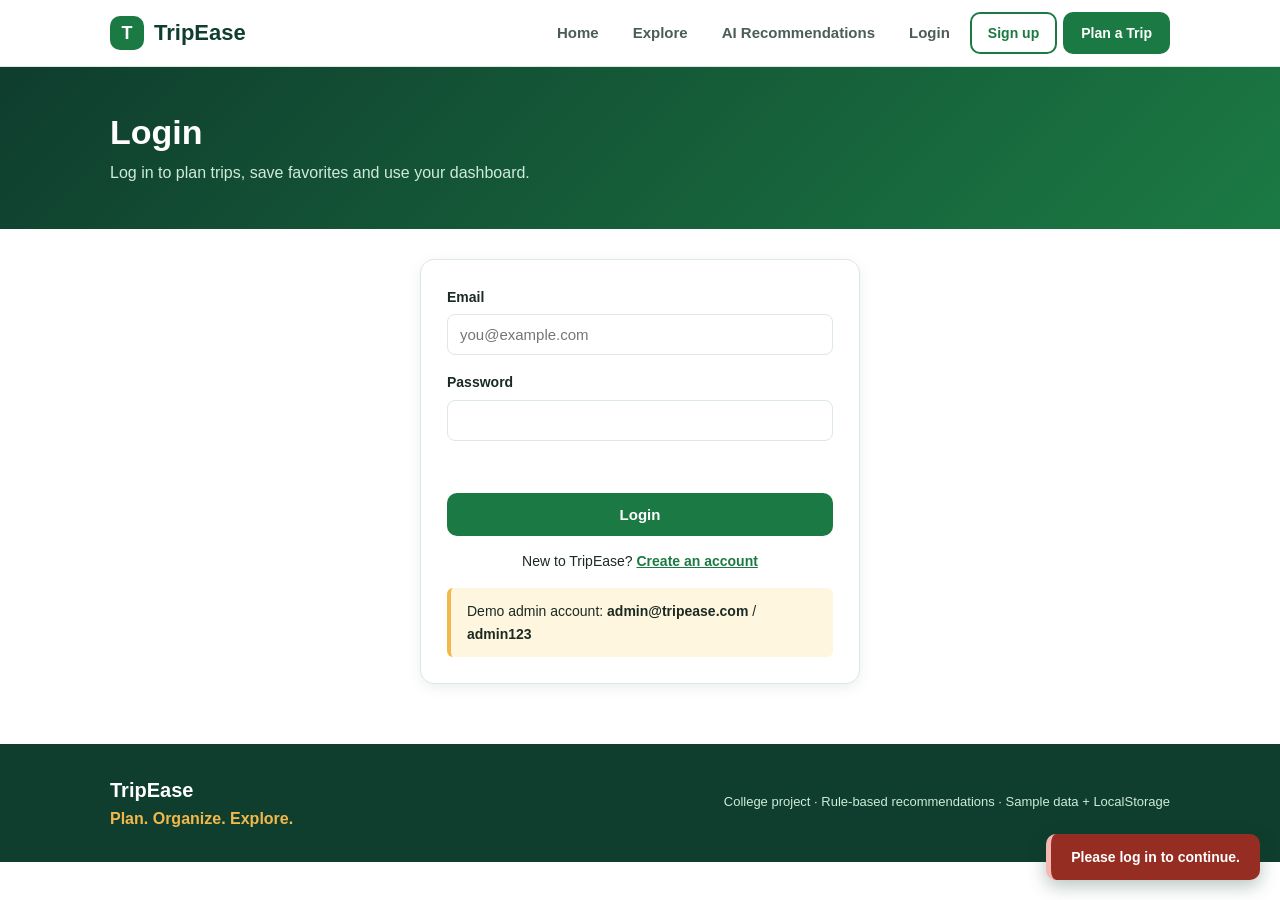
<file: TripEase_Final (1)/TripEase/trip.html>
<!DOCTYPE html>
<html lang="en">
<head>
  <meta charset="UTF-8">
  <meta name="viewport" content="width=device-width, initial-scale=1.0">
  <title>Trip Details - TripEase</title>
  <link rel="icon" href="images/favicon.svg" type="image/svg+xml">
  <link rel="stylesheet" href="css/style.css">
</head>
<body>

  <!-- ===== NAVIGATION BAR (filled by js/layout.js) ===== -->
  <header class="navbar" id="site-header"></header>

  <main>

    <!-- Shown only if the trip id in the address does not exist -->
    <section id="not-found-message" class="container section-small" hidden>
      <p class="message-box">Trip not found. <a href="my-trips.html">Back to My Trips</a></p>
    </section>

    <div id="trip-content">

      <!-- ===== TRIP HEADER ===== -->
      <section id="trip-hero" class="detail-hero">
        <div class="container">
          <a href="my-trips.html" class="back-link">&larr; My Trips</a>
          <h1 id="trip-name"></h1>
          <p id="trip-subtitle" class="detail-region"></p>
        </div>
      </section>

      <section class="container detail-layout">
        <div class="detail-main">

          <!-- ===== TRIP FACTS ===== -->
          <h2>Trip overview</h2>
          <div class="facts-grid">
            <div class="fact-box"><p class="fact-label">Dates</p><p id="trip-dates" class="fact-value"></p></div>
            <div class="fact-box"><p class="fact-label">Length</p><p id="trip-days" class="fact-value"></p></div>
            <div class="fact-box"><p class="fact-label">Travelers</p><p id="trip-travelers" class="fact-value"></p></div>
            <div class="fact-box"><p class="fact-label">Total budget</p><p id="trip-budget-total" class="fact-value"></p></div>
          </div>
          <div id="trip-interests" class="interest-chips"></div>

          <!-- ===== TABS ===== -->
          <div class="tab-bar trip-tabs">
            <button type="button" id="tab-itinerary" class="tab-button active" onclick="showTripTab('itinerary')">📅 Itinerary</button>
            <button type="button" id="tab-budget" class="tab-button" onclick="showTripTab('budget')">💰 Budget</button>
            <button type="button" id="tab-packing" class="tab-button" onclick="showTripTab('packing')">🎒 Packing</button>
          </div>

          <!-- ===== TAB 1: ITINERARY BUILDER ===== -->
          <div id="panel-itinerary">
            <form id="activity-form" class="panel" novalidate>
              <h4 id="activity-form-title">Add an activity</h4>
              <div class="form-grid">
                <div class="form-group">
                  <label for="activity-day">Day</label>
                  <select id="activity-day"></select>
                </div>
                <div class="form-group">
                  <label for="activity-time">Time (optional)</label>
                  <input type="time" id="activity-time">
                </div>
              </div>
              <div class="form-group">
                <label for="activity-name">Activity</label>
                <input type="text" id="activity-name" list="activity-suggestions" placeholder="Type or pick a suggestion">
                <datalist id="activity-suggestions"></datalist>
              </div>
              <div class="form-grid">
                <div class="form-group">
                  <label for="activity-location">Location (optional)</label>
                  <input type="text" id="activity-location">
                </div>
                <div class="form-group">
                  <label for="activity-notes">Notes (optional)</label>
                  <input type="text" id="activity-notes">
                </div>
              </div>
              <p id="activity-message" class="error-text"></p>
              <button type="submit" id="activity-save-button" class="button">Add activity</button>
              <button type="button" id="activity-cancel-button" class="button button-outline" onclick="cancelActivityEdit()" hidden>Cancel</button>
            </form>
            <div id="itinerary-list"></div>
          </div>

          <!-- ===== TAB 2: BUDGET PLANNER ===== -->
          <div id="panel-budget" hidden>
            <div class="panel">
              <h4>Budget overview</h4>
              <div class="budget-numbers">
                <div><span class="fact-label">Total budget</span><strong id="budget-total-text"></strong></div>
                <div><span class="fact-label">Planned expenses</span><strong id="budget-planned-text"></strong></div>
                <div><span class="fact-label">Remaining</span><strong id="budget-remaining-text"></strong></div>
              </div>
              <div class="progress"><div id="budget-progress-fill" class="progress-fill"></div></div>
              <p id="budget-percent-text" class="progress-text"></p>
              <p id="budget-alert" class="alert-box" hidden></p>
            </div>

            <div class="panel">
              <h4>Spending by category</h4>
              <div id="category-bars"></div>
            </div>

            <form id="expense-form" class="panel" novalidate>
              <h4>Add an expense</h4>
              <div class="form-grid">
                <div class="form-group">
                  <label for="expense-category">Category</label>
                  <select id="expense-category"></select>
                </div>
                <div class="form-group">
                  <label for="expense-amount">Amount (₹)</label>
                  <input type="number" id="expense-amount" min="1" placeholder="e.g. 4500">
                </div>
              </div>
              <div class="form-group">
                <label for="expense-name">Description</label>
                <input type="text" id="expense-name" placeholder="e.g. Train tickets">
              </div>
              <p id="expense-message" class="error-text"></p>
              <button type="submit" class="button">Add expense</button>
            </form>
            <div id="expense-list"></div>

            <div class="panel">
              <h4>Quick estimate (from sample data)</h4>
              <p>Budget per person per day: <strong id="budget-per-day"></strong></p>
              <p>Typical cost for this destination: <strong id="budget-estimate"></strong></p>
              <p id="budget-verdict" class="verdict"></p>
            </div>
          </div>

          <!-- ===== TAB 3: PACKING CHECKLIST ===== -->
          <div id="panel-packing" hidden>
            <div class="panel">
              <h4>Packing progress</h4>
              <p id="packing-progress-text" class="progress-text"></p>
              <div class="progress"><div id="packing-progress-fill" class="progress-fill"></div></div>
              <form id="packing-form" class="inline-form" novalidate>
                <input type="text" id="packing-name" placeholder="Add an item, e.g. Umbrella" aria-label="New packing item">
                <button type="submit" class="button">Add</button>
              </form>
              <p id="packing-message" class="error-text"></p>
              <ul id="packing-list" class="packing-list"></ul>
            </div>
          </div>
        </div>

        <!-- ===== SIDE PANEL ===== -->
        <aside class="side-box">
          <h3>Suggested activities</h3>
          <div id="trip-activities"></div>
          <a id="edit-trip-link" href="create-trip.html" class="button button-full">Edit trip details</a>
          <a id="destination-link" href="explore.html" class="button button-outline button-full">View destination</a>
          <button type="button" class="button button-danger button-full" onclick="deleteThisTrip()">Delete this trip</button>
        </aside>
      </section>
    </div>

  </main>

  <!-- ===== FOOTER (filled by js/layout.js) ===== -->
  <footer class="footer" id="site-footer"></footer>

  <!-- ===== JAVASCRIPT (data first, then helpers, then this page's own script) ===== -->
  <script src="js/data.js"></script>
  <script src="js/common.js"></script>
  <script src="js/layout.js"></script>
  <script src="js/trip.js"></script>
  <script src="js/itinerary.js"></script>
  <script src="js/budget.js"></script>
  <script src="js/packing.js"></script>
</body>
</html>
</file>
<file: TripEase_Final (1)/TripEase/css/style.css>
/* =====================================================
   style.css - all styles for TripEase
   Sections:
     1. Basic setup and colours
     2. Layout helpers
     3. Buttons
     4. Navbar
     5. Home page (hero, steps, type links)
     6. Destination cards
     7. Forms and filters
     8. Smart AI Recommendations
     9. Destination and trip details
    10. My Trips
    11. Footer
    12. Mobile screens (media queries)
   ===================================================== */


/* ===== 1. BASIC SETUP AND COLOURS ===== */

:root {
  --dark-green: #0F3D2E;
  --green: #1B7A43;
  --light-green: #2E9E5B;
  --mint: #8FD3A8;
  --pale-green: #E7F5EC;
  --sun: #F2B84B;
  --text: #1B2A22;
  --muted: #4B5D54;
  --border: #DCE8E0;
  --red: #C0392B;
}

* {
  margin: 0;
  padding: 0;
  box-sizing: border-box;
}

body {
  font-family: 'Segoe UI', Roboto, Arial, sans-serif;
  color: var(--text);
  background-color: #FFFFFF;
  line-height: 1.6;
}

a {
  color: inherit;
  text-decoration: none;
}

h1,
h2,
h3,
h4 {
  color: var(--dark-green);
  line-height: 1.25;
}

[hidden] {
  display: none !important;
}


/* ===== 2. LAYOUT HELPERS ===== */

.container {
  width: 100%;
  max-width: 1100px;
  margin: 0 auto;
  padding: 0 20px;
}

.section {
  padding-top: 50px;
  padding-bottom: 20px;
}

.section-small {
  padding-top: 30px;
  padding-bottom: 60px;
}

.section-title {
  font-size: 28px;
  margin-bottom: 8px;
}

.section-subtitle {
  color: var(--muted);
  margin-bottom: 24px;
}

.center-text {
  text-align: center;
  margin-top: 24px;
}

.page-header {
  background: linear-gradient(135deg, var(--dark-green), var(--green));
  padding: 44px 0;
}

.page-header h1 {
  color: #FFFFFF;
  font-size: 34px;
}

.page-header p {
  color: #CFEBDA;
  margin-top: 6px;
}

.message-box {
  background-color: var(--pale-green);
  border: 1px dashed var(--mint);
  border-radius: 12px;
  padding: 24px;
  text-align: center;
  color: var(--muted);
}

.message-box a {
  color: var(--green);
  font-weight: bold;
  text-decoration: underline;
}


/* ===== 3. BUTTONS ===== */

.button {
  display: inline-block;
  background-color: var(--green);
  color: #FFFFFF;
  border: 2px solid var(--green);
  border-radius: 10px;
  padding: 11px 22px;
  font-size: 15px;
  font-weight: bold;
  cursor: pointer;
  text-align: center;
}

.button:hover {
  background-color: var(--dark-green);
  border-color: var(--dark-green);
}

.button-small {
  padding: 8px 16px;
  font-size: 14px;
}

.button-full {
  display: block;
  width: 100%;
  margin-top: 12px;
}

.button-outline {
  background-color: #FFFFFF;
  color: var(--green);
}

.button-outline:hover {
  background-color: var(--pale-green);
  color: var(--green);
}

.button-light {
  background-color: #FFFFFF;
  border-color: #FFFFFF;
  color: var(--dark-green);
}

.button-light:hover {
  background-color: var(--pale-green);
  border-color: var(--pale-green);
}

.button-outline-light {
  background-color: transparent;
  border-color: #FFFFFF;
  color: #FFFFFF;
}

.button-outline-light:hover {
  background-color: rgba(255, 255, 255, 0.15);
  border-color: #FFFFFF;
}

.button-danger {
  background-color: var(--red);
  border-color: var(--red);
}

.button-danger:hover {
  background-color: #962D22;
  border-color: #962D22;
}


/* ===== 4. NAVBAR ===== */

.navbar {
  background-color: #FFFFFF;
  border-bottom: 1px solid var(--border);
  position: sticky;
  top: 0;
  z-index: 10;
}

.navbar-inner {
  display: flex;
  align-items: center;
  justify-content: space-between;
  min-height: 66px;
}

.logo {
  display: flex;
  align-items: center;
  gap: 10px;
  font-size: 22px;
  font-weight: bold;
  color: var(--dark-green);
}

.logo-icon {
  background-color: var(--green);
  color: #FFFFFF;
  width: 34px;
  height: 34px;
  border-radius: 10px;
  text-align: center;
  line-height: 34px;
  font-size: 18px;
}

.nav-links {
  display: flex;
  align-items: center;
  gap: 6px;
}

.nav-link {
  padding: 8px 14px;
  border-radius: 8px;
  color: var(--muted);
  font-weight: 600;
  font-size: 15px;
}

.nav-link:hover {
  background-color: var(--pale-green);
}

.nav-link.active {
  background-color: var(--pale-green);
  color: var(--green);
}


/* ===== 5. HOME PAGE ===== */

.hero {
  background: linear-gradient(135deg, var(--dark-green), var(--green));
  color: #FFFFFF;
  padding: 80px 0;
}

.hero-tag {
  display: inline-block;
  background-color: rgba(255, 255, 255, 0.15);
  color: var(--mint);
  padding: 6px 14px;
  border-radius: 20px;
  font-size: 14px;
  font-weight: bold;
  margin-bottom: 18px;
}

.hero h1 {
  color: #FFFFFF;
  font-size: 52px;
}

.highlight {
  color: var(--sun);
}

.hero-text {
  max-width: 560px;
  margin: 18px 0 28px 0;
  font-size: 18px;
  color: #CFEBDA;
}

.hero-buttons {
  display: flex;
  gap: 12px;
  flex-wrap: wrap;
}

.steps-grid {
  display: grid;
  grid-template-columns: repeat(4, 1fr);
  gap: 18px;
}

.step-box {
  background-color: var(--pale-green);
  border: 1px solid var(--border);
  border-radius: 14px;
  padding: 22px;
}

.step-number {
  display: inline-block;
  background-color: var(--green);
  color: #FFFFFF;
  width: 34px;
  height: 34px;
  border-radius: 50%;
  text-align: center;
  line-height: 34px;
  font-weight: bold;
  margin-bottom: 12px;
}

.step-box h3 {
  font-size: 18px;
  margin-bottom: 6px;
}

.step-box p {
  color: var(--muted);
  font-size: 14px;
}

.type-links {
  display: flex;
  flex-wrap: wrap;
  gap: 12px;
}

.type-link {
  background-color: var(--pale-green);
  border: 1px solid var(--border);
  border-radius: 24px;
  padding: 10px 20px;
  font-weight: 600;
  color: var(--dark-green);
}

.type-link:hover {
  background-color: var(--green);
  color: #FFFFFF;
}


/* ===== 6. DESTINATION CARDS ===== */

.card-grid {
  display: grid;
  grid-template-columns: repeat(3, 1fr);
  gap: 22px;
}

.card {
  background-color: #FFFFFF;
  border: 1px solid var(--border);
  border-radius: 14px;
  overflow: hidden;
  box-shadow: 0 4px 14px rgba(15, 61, 46, 0.08);
}

.card:hover {
  box-shadow: 0 8px 22px rgba(15, 61, 46, 0.16);
}

.card-cover {
  display: block;
  position: relative;
  height: 150px;
}

.card-emoji {
  position: absolute;
  right: 16px;
  top: 30px;
  font-size: 64px;
  opacity: 0.55;
}

.card-type {
  position: absolute;
  left: 14px;
  bottom: 14px;
  background-color: rgba(15, 61, 46, 0.65);
  color: #FFFFFF;
  font-size: 13px;
  padding: 4px 12px;
  border-radius: 14px;
}

.card-body {
  padding: 16px 18px 18px 18px;
}

.card-title-row {
  display: flex;
  justify-content: space-between;
  align-items: center;
}

.rating {
  font-weight: bold;
  color: #8A5A00;
  font-size: 14px;
}

.card-region {
  color: var(--muted);
  font-size: 14px;
  margin-bottom: 6px;
}

.card-tagline {
  color: var(--muted);
  font-size: 14px;
  min-height: 44px;
}

.card-footer {
  display: flex;
  justify-content: space-between;
  align-items: center;
  margin-top: 12px;
  padding-top: 12px;
  border-top: 1px dashed var(--border);
}

.card-price {
  font-weight: bold;
  color: var(--dark-green);
}

.card-link {
  color: var(--green);
  font-weight: bold;
}


/* ===== 7. FORMS AND FILTERS ===== */

.form-group {
  display: flex;
  flex-direction: column;
  gap: 6px;
  margin-bottom: 16px;
}

.form-group label {
  font-weight: bold;
  font-size: 14px;
}

.form-group input,
.form-group select {
  padding: 11px 12px;
  border: 1.5px solid var(--border);
  border-radius: 8px;
  font-size: 15px;
  background-color: #FFFFFF;
  width: 100%;
}

.form-group input:focus,
.form-group select:focus {
  outline: none;
  border-color: var(--green);
}

.form-grid {
  display: grid;
  grid-template-columns: 1fr 1fr;
  gap: 0 18px;
}

.filter-bar {
  display: grid;
  grid-template-columns: 2fr 1fr 1fr;
  gap: 0 18px;
}

.result-count {
  color: var(--muted);
  font-weight: bold;
  margin-bottom: 16px;
}

.panel {
  background-color: #FFFFFF;
  border: 1px solid var(--border);
  border-radius: 14px;
  padding: 26px;
  box-shadow: 0 4px 14px rgba(15, 61, 46, 0.08);
}

.panel h2 {
  margin-bottom: 18px;
  font-size: 22px;
}

.narrow-panel {
  max-width: 720px;
  margin: 0 auto;
}

.error-text {
  color: var(--red);
  font-weight: bold;
  min-height: 24px;
  margin-bottom: 8px;
}


/* ===== 8. SMART AI RECOMMENDATIONS ===== */

.results {
  margin-top: 30px;
}

.results h2 {
  margin-bottom: 16px;
}

.result-card {
  background-color: #FFFFFF;
  border: 1px solid var(--border);
  border-left: 6px solid var(--green);
  border-radius: 14px;
  padding: 24px;
  margin-bottom: 20px;
  box-shadow: 0 4px 14px rgba(15, 61, 46, 0.08);
}

.result-top {
  display: flex;
  justify-content: space-between;
  align-items: flex-start;
  gap: 16px;
}

.result-rank {
  color: var(--light-green);
  font-weight: bold;
  font-size: 13px;
  text-transform: uppercase;
}

.match-box {
  background-color: var(--pale-green);
  border-radius: 12px;
  padding: 8px 16px;
  text-align: center;
}

.match-number {
  display: block;
  font-size: 28px;
  font-weight: bold;
  color: var(--green);
}

.match-label {
  font-size: 12px;
  color: var(--muted);
}

.score-bar {
  background-color: var(--border);
  border-radius: 8px;
  height: 12px;
  margin: 14px 0 18px 0;
  overflow: hidden;
}

.score-fill {
  background-color: var(--light-green);
  height: 100%;
}

.result-card h4 {
  margin-bottom: 8px;
}

.reason-list {
  list-style: none;
  margin-bottom: 14px;
}

.reason-list li {
  padding: 3px 0;
  font-size: 14px;
}

.reason-good {
  color: var(--green);
}

.reason-bad {
  color: var(--muted);
}

.breakdown {
  background-color: var(--pale-green);
  border-radius: 8px;
  padding: 10px 14px;
  font-size: 14px;
  margin-bottom: 16px;
}

.result-buttons {
  display: flex;
  gap: 10px;
  flex-wrap: wrap;
}

.explainer {
  margin-top: 30px;
}

.explainer p {
  margin-bottom: 14px;
}

.rules-table {
  width: 100%;
  border-collapse: collapse;
  margin-bottom: 16px;
}

.rules-table th {
  background-color: var(--green);
  color: #FFFFFF;
  text-align: left;
  padding: 10px;
  font-size: 14px;
}

.rules-table td {
  padding: 10px;
  border: 1px solid var(--border);
  font-size: 14px;
}

.note-text {
  background-color: #FFF6E0;
  border-left: 4px solid var(--sun);
  padding: 12px 16px;
  border-radius: 6px;
  font-size: 14px;
}


/* ===== 9. DESTINATION AND TRIP DETAILS ===== */

.detail-hero {
  color: #FFFFFF;
  padding: 30px 0 50px 0;
}

.detail-hero h1 {
  color: #FFFFFF;
  font-size: 44px;
  margin: 10px 0 6px 0;
}

.back-link {
  display: inline-block;
  background-color: rgba(15, 61, 46, 0.4);
  padding: 7px 14px;
  border-radius: 20px;
  font-size: 14px;
  margin-bottom: 30px;
}

.badge {
  display: inline-block;
  background-color: rgba(255, 255, 255, 0.25);
  padding: 4px 14px;
  border-radius: 14px;
  font-size: 14px;
  font-weight: bold;
}

.detail-region {
  font-weight: bold;
}

.detail-tagline {
  margin-top: 8px;
  font-size: 18px;
}

.detail-layout {
  display: grid;
  grid-template-columns: 1fr 320px;
  gap: 36px;
  padding-top: 36px;
  padding-bottom: 60px;
  align-items: start;
}

.detail-main h2 {
  margin-bottom: 10px;
}

.detail-main h3 {
  margin: 26px 0 10px 0;
}

.detail-main p {
  color: var(--muted);
}

.highlight-list {
  margin-left: 22px;
}

.highlight-list li {
  margin-bottom: 4px;
}

.activity-row,
.day-row {
  display: flex;
  justify-content: space-between;
  gap: 12px;
  background-color: var(--pale-green);
  border: 1px solid var(--border);
  border-radius: 10px;
  padding: 12px 16px;
  margin-bottom: 8px;
  font-size: 14px;
}

.side-box {
  background-color: #FFFFFF;
  border: 1px solid var(--border);
  border-radius: 14px;
  padding: 22px;
  box-shadow: 0 4px 14px rgba(15, 61, 46, 0.08);
}

.side-box h3 {
  margin-bottom: 12px;
}

.fact-label {
  color: var(--muted);
  font-size: 13px;
}

.fact-value {
  font-weight: bold;
  margin-bottom: 12px;
}

.facts-grid {
  display: grid;
  grid-template-columns: 1fr 1fr;
  gap: 14px;
}

.fact-box {
  background-color: var(--pale-green);
  border: 1px solid var(--border);
  border-radius: 12px;
  padding: 14px 16px;
}

.fact-box .fact-value {
  margin-bottom: 0;
  color: var(--text);
}

.detail-main .panel p {
  color: var(--text);
  margin-bottom: 8px;
}

.verdict {
  font-weight: bold;
  padding: 10px 14px;
  border-radius: 8px;
}

.detail-main .verdict-good {
  background-color: var(--pale-green);
  color: var(--green);
}

.detail-main .verdict-bad {
  background-color: #FDECEA;
  color: var(--red);
}


/* ===== 10. MY TRIPS ===== */

.trip-card {
  background-color: #FFFFFF;
  border: 1px solid var(--border);
  border-radius: 14px;
  overflow: hidden;
  box-shadow: 0 4px 14px rgba(15, 61, 46, 0.08);
}

.trip-cover {
  color: #FFFFFF;
  padding: 18px;
  min-height: 120px;
}

.trip-cover h3 {
  color: #FFFFFF;
  margin-top: 10px;
}

.status {
  display: inline-block;
  padding: 3px 12px;
  border-radius: 12px;
  font-size: 12px;
  font-weight: bold;
}

.status-upcoming {
  background-color: #FFFFFF;
  color: var(--green);
}

.status-ongoing {
  background-color: #FFF1D2;
  color: #8A5A00;
}

.status-completed {
  background-color: #ECEFED;
  color: var(--muted);
}

.trip-body {
  padding: 16px 18px;
}

.trip-body p {
  font-size: 14px;
  color: var(--muted);
  margin-bottom: 4px;
}

.trip-buttons {
  display: flex;
  gap: 8px;
  margin-top: 14px;
}


/* ===== 11. FOOTER ===== */

.footer {
  background-color: var(--dark-green);
  color: #CFEBDA;
  padding: 30px 0;
}

.footer-inner {
  display: flex;
  justify-content: space-between;
  align-items: center;
  gap: 16px;
  flex-wrap: wrap;
}

.footer-logo {
  color: #FFFFFF;
  font-size: 20px;
  font-weight: bold;
}

.footer-tagline {
  color: var(--sun);
  font-weight: bold;
}

.footer-note {
  font-size: 13px;
}


/* ===== 12. MOBILE AND TABLET SCREENS ===== */

@media (max-width: 900px) {
  .card-grid {
    grid-template-columns: repeat(2, 1fr);
  }

  .steps-grid {
    grid-template-columns: repeat(2, 1fr);
  }

  .detail-layout {
    grid-template-columns: 1fr;
  }
}

@media (max-width: 640px) {
  .navbar-inner {
    flex-direction: column;
    padding-top: 10px;
    padding-bottom: 10px;
    gap: 8px;
  }

  .nav-links {
    flex-wrap: wrap;
    justify-content: center;
  }

  .hero {
    padding: 50px 0;
  }

  .hero h1 {
    font-size: 36px;
  }

  .card-grid,
  .steps-grid,
  .form-grid,
  .filter-bar,
  .facts-grid {
    grid-template-columns: 1fr;
  }

  .result-top {
    flex-direction: column;
  }

  .detail-hero h1 {
    font-size: 34px;
  }
}


/* ===== 13. LOGIN, REGISTER AND NAVBAR USER AREA ===== */

.nav-user {
  color: var(--dark-green);
  font-weight: bold;
  font-size: 14px;
  padding: 0 6px;
}

.auth-panel {
  max-width: 440px;
  margin: 0 auto;
}

.auth-switch {
  text-align: center;
  margin-top: 14px;
  font-size: 14px;
}

.auth-switch a {
  color: var(--green);
  font-weight: bold;
  text-decoration: underline;
}

.auth-panel .note-text {
  margin-top: 16px;
}


/* ===== 14. TOAST MESSAGES ===== */

.toast-box {
  position: fixed;
  right: 20px;
  bottom: 20px;
  z-index: 50;
  display: flex;
  flex-direction: column;
  gap: 10px;
}

.toast {
  background-color: var(--dark-green);
  color: #FFFFFF;
  padding: 12px 20px;
  border-radius: 10px;
  font-weight: bold;
  font-size: 14px;
  box-shadow: 0 6px 18px rgba(15, 61, 46, 0.3);
  border-left: 5px solid var(--mint);
}

.toast-error {
  background-color: #962D22;
  border-left-color: #F5B7B1;
}


/* ===== 15. FAVORITES AND GALLERY ===== */

.card {
  position: relative;
}

.fav-button {
  position: absolute;
  top: 10px;
  right: 10px;
  z-index: 2;
  width: 38px;
  height: 38px;
  border: none;
  border-radius: 50%;
  background-color: #FFFFFF;
  color: #B7C4BC;
  font-size: 20px;
  cursor: pointer;
  box-shadow: 0 2px 8px rgba(0, 0, 0, 0.2);
}

.fav-button:hover {
  color: #E0475B;
}

.fav-button.active {
  color: #E0475B;
}

.fav-wide.active {
  background-color: #FDECEA;
  border-color: #E0475B;
  color: #C0392B;
}

.gallery {
  display: grid;
  grid-template-columns: repeat(3, 1fr);
  gap: 12px;
}

.gallery-tile {
  position: relative;
  height: 130px;
  border-radius: 12px;
  overflow: hidden;
  color: #FFFFFF;
}

.gallery-emoji {
  position: absolute;
  right: 10px;
  top: 8px;
  font-size: 38px;
  opacity: 0.5;
}

.gallery-caption {
  position: absolute;
  left: 10px;
  bottom: 10px;
  right: 10px;
  font-size: 13px;
  font-weight: bold;
  text-shadow: 0 1px 4px rgba(0, 0, 0, 0.5);
}

.gallery-image {
  width: 100%;
  height: 130px;
  object-fit: cover;
  border-radius: 12px;
}

@media (max-width: 640px) {
  .gallery {
    grid-template-columns: 1fr;
  }

  .nav-user {
    display: none;
  }
}


/* ===== 16. DASHBOARD STATISTICS AND TABS ===== */

.stats-grid {
  display: grid;
  grid-template-columns: repeat(4, 1fr);
  gap: 16px;
  margin-bottom: 24px;
}

.stat-box {
  background-color: var(--pale-green);
  border: 1px solid var(--border);
  border-radius: 12px;
  padding: 16px 18px;
}

.stat-number {
  display: block;
  font-size: 30px;
  font-weight: bold;
  color: var(--green);
  line-height: 1.1;
}

.stat-label {
  font-size: 13px;
  color: var(--muted);
  font-weight: 600;
}

.tab-bar {
  display: flex;
  flex-wrap: wrap;
  gap: 8px;
  margin-bottom: 22px;
}

.tab-button {
  background-color: #FFFFFF;
  border: 1.5px solid var(--border);
  border-radius: 24px;
  padding: 9px 18px;
  font-size: 14px;
  font-weight: 600;
  color: var(--muted);
  cursor: pointer;
}

.tab-button:hover {
  border-color: var(--light-green);
  color: var(--green);
}

.tab-button.active {
  background-color: var(--green);
  border-color: var(--green);
  color: #FFFFFF;
}

.trip-tabs {
  margin-top: 26px;
}

.budget-ok {
  color: var(--green);
  font-weight: bold;
}

.budget-over {
  color: var(--red);
  font-weight: bold;
}


/* ===== 17. INTERESTS ===== */

.interest-list {
  display: flex;
  flex-wrap: wrap;
  gap: 10px;
}

.interest-option {
  display: flex;
  align-items: center;
  gap: 6px;
  background-color: var(--pale-green);
  border: 1px solid var(--border);
  border-radius: 20px;
  padding: 6px 14px;
  font-size: 14px;
  cursor: pointer;
}

.interest-chips {
  display: flex;
  flex-wrap: wrap;
  gap: 8px;
  margin-top: 14px;
}

.interest-chip {
  background-color: var(--pale-green);
  color: var(--green);
  border-radius: 14px;
  padding: 3px 12px;
  font-size: 13px;
  font-weight: bold;
}


/* ===== 18. ITINERARY BUILDER ===== */

.panel h4 {
  margin-bottom: 12px;
  font-size: 18px;
}

.detail-main .panel {
  margin-bottom: 18px;
}

.day-card {
  background-color: #FFFFFF;
  border: 1px solid var(--border);
  border-left: 5px solid var(--light-green);
  border-radius: 12px;
  padding: 16px 18px;
  margin-bottom: 14px;
}

.day-card h4 {
  margin-bottom: 10px;
}

.day-card h4 small {
  color: var(--muted);
  font-weight: normal;
  font-size: 13px;
  margin-left: 6px;
}

.activity-item {
  display: flex;
  align-items: center;
  gap: 12px;
  padding: 10px 0;
  border-top: 1px dashed var(--border);
}

.activity-time {
  min-width: 52px;
  font-weight: bold;
  color: var(--green);
  font-size: 14px;
}

.activity-text {
  flex: 1;
}

.activity-text strong {
  display: block;
}

.activity-text small {
  color: var(--muted);
}

.activity-buttons {
  display: flex;
  gap: 4px;
}

.icon-button {
  width: 30px;
  height: 30px;
  border: none;
  border-radius: 8px;
  background-color: var(--pale-green);
  color: var(--green);
  font-size: 14px;
  font-weight: bold;
  cursor: pointer;
}

.icon-button:hover {
  background-color: var(--mint);
}

.icon-danger {
  background-color: #FDECEA;
  color: var(--red);
}

.icon-danger:hover {
  background-color: #F8CFCB;
}

.empty-day {
  color: var(--muted);
  font-size: 14px;
  font-style: italic;
}


/* ===== 19. BUDGET PLANNER ===== */

.budget-numbers {
  display: grid;
  grid-template-columns: repeat(3, 1fr);
  gap: 12px;
  margin-bottom: 14px;
}

.budget-numbers span {
  display: block;
}

.budget-numbers strong {
  font-size: 20px;
  color: var(--dark-green);
}

.progress {
  background-color: var(--border);
  border-radius: 8px;
  height: 14px;
  overflow: hidden;
}

.progress-small {
  height: 10px;
  flex: 1;
}

.progress-fill {
  height: 100%;
  width: 0;
}

.bar-green {
  background-color: var(--light-green);
}

.bar-orange {
  background-color: var(--sun);
}

.bar-red {
  background-color: var(--red);
}

.progress-text {
  font-size: 14px;
  color: var(--muted);
  margin: 6px 0 8px 0;
}

.alert-box {
  background-color: #FDECEA;
  border-left: 5px solid var(--red);
  color: var(--red);
  font-weight: bold;
  border-radius: 6px;
  padding: 10px 14px;
  margin-top: 10px;
}

.category-row {
  display: flex;
  align-items: center;
  gap: 12px;
  margin-bottom: 10px;
}

.category-name {
  width: 110px;
  font-size: 14px;
  font-weight: 600;
}

.category-amount {
  width: 90px;
  text-align: right;
  font-size: 14px;
  font-weight: bold;
}

.expense-row {
  display: flex;
  align-items: center;
  gap: 12px;
  background-color: var(--pale-green);
  border: 1px solid var(--border);
  border-radius: 10px;
  padding: 10px 14px;
  margin-bottom: 8px;
  font-size: 14px;
}

.expense-category {
  background-color: var(--green);
  color: #FFFFFF;
  border-radius: 10px;
  padding: 2px 10px;
  font-size: 12px;
  font-weight: bold;
}

.expense-name {
  flex: 1;
}


/* ===== 20. PACKING CHECKLIST ===== */

.inline-form {
  display: flex;
  gap: 10px;
  margin: 14px 0 6px 0;
}

.inline-form input {
  flex: 1;
  padding: 11px 12px;
  border: 1.5px solid var(--border);
  border-radius: 8px;
  font-size: 15px;
}

.packing-list {
  list-style: none;
  margin-top: 10px;
}

.packing-item {
  display: flex;
  justify-content: space-between;
  align-items: center;
  padding: 9px 0;
  border-bottom: 1px dashed var(--border);
}

.packing-item label {
  display: flex;
  align-items: center;
  gap: 10px;
  cursor: pointer;
}

.packing-item.packed span {
  text-decoration: line-through;
  color: var(--muted);
}


/* ===== 21. ADMIN PANEL ===== */

.admin-table-wrap {
  overflow-x: auto;
}

.admin-table {
  width: 100%;
  border-collapse: collapse;
  margin-top: 12px;
}

.admin-table th {
  background-color: var(--green);
  color: #FFFFFF;
  text-align: left;
  padding: 10px;
  font-size: 14px;
}

.admin-table td {
  padding: 9px 10px;
  border-bottom: 1px solid var(--border);
  font-size: 14px;
}

.admin-table tr:nth-child(even) td {
  background-color: var(--pale-green);
}

.table-buttons {
  display: flex;
  gap: 6px;
}

.admin-section-title {
  margin: 0 0 12px 0;
  font-size: 22px;
}

.admin-bar-row {
  display: flex;
  align-items: center;
  gap: 12px;
  margin-bottom: 10px;
}

.admin-bar-label {
  width: 110px;
  font-size: 14px;
  font-weight: 600;
}

.form-grid-3 {
  display: grid;
  grid-template-columns: repeat(3, 1fr);
  gap: 0 18px;
}

.form-group textarea {
  padding: 11px 12px;
  border: 1.5px solid var(--border);
  border-radius: 8px;
  font-size: 15px;
  font-family: inherit;
  width: 100%;
}

.form-group input[type="color"] {
  height: 44px;
  padding: 3px;
}

.button-row {
  display: flex;
  gap: 10px;
  flex-wrap: wrap;
  margin-top: 6px;
}

@media (max-width: 900px) {
  .stats-grid {
    grid-template-columns: repeat(2, 1fr);
  }

  .form-grid-3 {
    grid-template-columns: 1fr 1fr;
  }
}

@media (max-width: 640px) {
  .budget-numbers,
  .form-grid-3 {
    grid-template-columns: 1fr;
  }

  .category-name,
  .admin-bar-label {
    width: 84px;
  }

  .activity-item {
    flex-wrap: wrap;
  }
}
</file>
